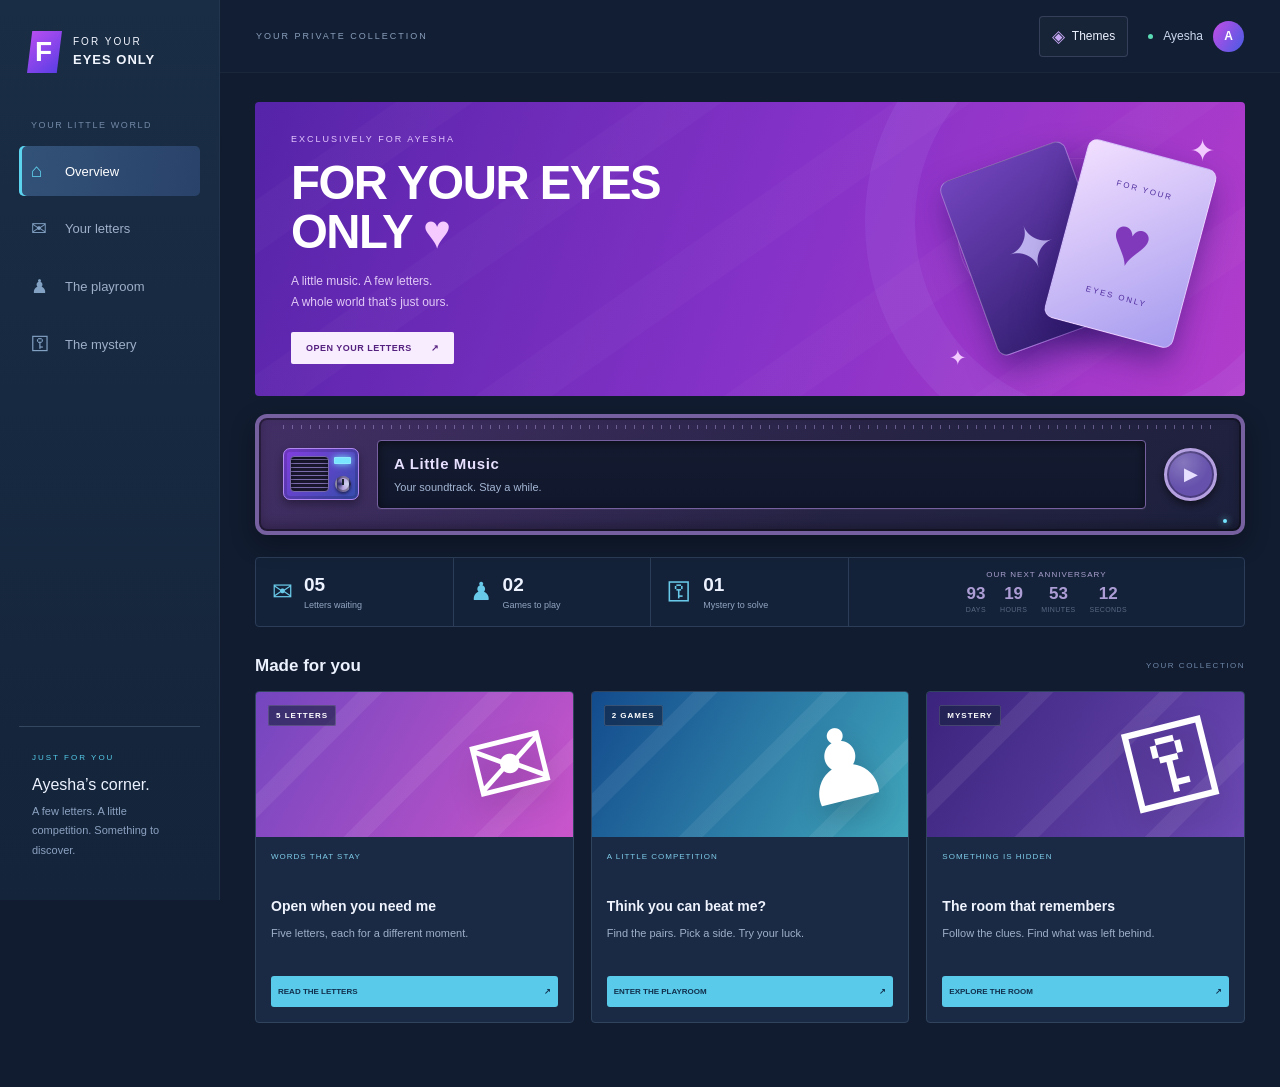
<file: index.html>
<!DOCTYPE html>
<html lang="en">

<head>
<link rel="icon" href="data:image/svg+xml,%3Csvg xmlns='http://www.w3.org/2000/svg' viewBox='0 0 100 100'%3E%3Ctext y='.9em' font-size='90'%3E❤️%3C/text%3E%3C/svg%3E">
    <meta charset="UTF-8">

    <meta name="viewport" content="width=device-width, initial-scale=1.0">

    <title>For Your Eyez Only ❤️</title>

    

<link rel="stylesheet" href="style.css?v=haunted-house-3">
</head>

<body>
<div id="hauntedScenery" aria-hidden="true"><div class="house-door"><i></i></div><div class="cobweb web-left"><svg viewBox="0 0 300 300" fill="none" stroke="currentColor" stroke-width="1"><path d="M0 0 L300.0 0.0"/><path d="M0 0 L289.78 77.65"/><path d="M0 0 L259.81 150.0"/><path d="M0 0 L212.13 212.13"/><path d="M0 0 L150.0 259.81"/><path d="M0 0 L77.65 289.78"/><path d="M0 0 L0.0 300.0"/><path d="M40.0 0.0 Q31.6848 8.486999999999998 38.64 10.35 Q28.404799999999998 16.4 34.64 20.0 Q23.1896 23.1896 28.28 28.28 Q16.4 28.404799999999998 20.0 34.64 Q8.486999999999998 31.6848 10.35 38.64 Q0.0 32.8 0.0 40.0"/><path d="M80.0 0.0 Q63.361399999999996 16.9822 77.27 20.71 Q56.809599999999996 32.8 69.28 40.0 Q46.3874 46.3874 56.57 56.57 Q32.8 56.809599999999996 40.0 69.28 Q16.9822 63.361399999999996 20.71 77.27 Q0.0 65.6 0.0 80.0"/><path d="M125.0 0.0 Q99.00679999999998 26.527 120.74 32.35 Q88.765 51.25 108.25 62.5 Q72.4798 72.4798 88.39 88.39 Q51.25 88.765 62.5 108.25 Q26.527 99.00679999999998 32.35 120.74 Q0.0 102.5 0.0 125.0"/><path d="M175.0 0.0 Q138.6128 37.1378 169.04 45.29 Q124.271 71.75 151.55 87.5 Q101.46679999999999 101.46679999999999 123.74 123.74 Q71.75 124.271 87.5 151.55 Q37.1378 138.6128 45.29 169.04 Q0.0 143.5 0.0 175.0"/><path d="M230.0 0.0 Q182.1712 48.8146 222.16 59.53 Q163.33579999999998 94.3 199.19 115.0 Q133.3566 133.3566 162.63 162.63 Q94.3 163.33579999999998 115.0 199.19 Q48.8146 182.1712 59.53 222.16 Q0.0 188.6 0.0 230.0"/><path d="M290.0 0.0 Q229.6984 61.5492 280.12 75.06 Q205.94299999999998 118.89999999999999 251.15 145.0 Q168.14919999999998 168.14919999999998 205.06 205.06 Q118.89999999999999 205.94299999999998 145.0 251.15 Q61.5492 229.6984 75.06 280.12 Q0.0 237.79999999999998 0.0 290.0"/></svg></div><div class="cobweb web-right"><svg viewBox="0 0 300 300" fill="none" stroke="currentColor" stroke-width="1"><path d="M0 0 L300.0 0.0"/><path d="M0 0 L289.78 77.65"/><path d="M0 0 L259.81 150.0"/><path d="M0 0 L212.13 212.13"/><path d="M0 0 L150.0 259.81"/><path d="M0 0 L77.65 289.78"/><path d="M0 0 L0.0 300.0"/><path d="M40.0 0.0 Q31.6848 8.486999999999998 38.64 10.35 Q28.404799999999998 16.4 34.64 20.0 Q23.1896 23.1896 28.28 28.28 Q16.4 28.404799999999998 20.0 34.64 Q8.486999999999998 31.6848 10.35 38.64 Q0.0 32.8 0.0 40.0"/><path d="M80.0 0.0 Q63.361399999999996 16.9822 77.27 20.71 Q56.809599999999996 32.8 69.28 40.0 Q46.3874 46.3874 56.57 56.57 Q32.8 56.809599999999996 40.0 69.28 Q16.9822 63.361399999999996 20.71 77.27 Q0.0 65.6 0.0 80.0"/><path d="M125.0 0.0 Q99.00679999999998 26.527 120.74 32.35 Q88.765 51.25 108.25 62.5 Q72.4798 72.4798 88.39 88.39 Q51.25 88.765 62.5 108.25 Q26.527 99.00679999999998 32.35 120.74 Q0.0 102.5 0.0 125.0"/><path d="M175.0 0.0 Q138.6128 37.1378 169.04 45.29 Q124.271 71.75 151.55 87.5 Q101.46679999999999 101.46679999999999 123.74 123.74 Q71.75 124.271 87.5 151.55 Q37.1378 138.6128 45.29 169.04 Q0.0 143.5 0.0 175.0"/><path d="M230.0 0.0 Q182.1712 48.8146 222.16 59.53 Q163.33579999999998 94.3 199.19 115.0 Q133.3566 133.3566 162.63 162.63 Q94.3 163.33579999999998 115.0 199.19 Q48.8146 182.1712 59.53 222.16 Q0.0 188.6 0.0 230.0"/><path d="M290.0 0.0 Q229.6984 61.5492 280.12 75.06 Q205.94299999999998 118.89999999999999 251.15 145.0 Q168.14919999999998 168.14919999999998 205.06 205.06 Q118.89999999999999 205.94299999999998 145.0 251.15 Q61.5492 229.6984 75.06 280.12 Q0.0 237.79999999999998 0.0 290.0"/></svg></div><div class="hanging-spider"><svg viewBox="0 0 100 100" fill="none" stroke="#211a1a" stroke-width="5"><path d="M43 44L20 20L5 25M43 49L15 40L2 50M43 54L15 60L4 80M44 60L28 80L28 98M57 44L80 20L95 25M57 49L85 40L98 50M57 54L85 60L96 80M56 60L72 80L72 98"/><ellipse cx="50" cy="57" rx="15" ry="22" fill="#151115"/><circle cx="50" cy="35" r="11" fill="#151115"/><path stroke="#b62b36" stroke-width="3" d="M44 33h3m6 0h3"/></svg></div><div class="specter specter-one"><svg viewBox="0 0 150 220"><path fill="#d9e3df" d="M20 190V77C20 0 130 0 130 77V203L104 184L81 210L58 185L34 211Z"/><ellipse cx="54" cy="79" rx="10" ry="21" fill="#090b0d"/><ellipse cx="98" cy="79" rx="10" ry="21" fill="#090b0d"/><ellipse cx="76" cy="131" rx="13" ry="24" fill="#090b0d"/></svg></div><div class="specter specter-two"><svg viewBox="0 0 150 220"><path fill="#d9e3df" d="M20 190V77C20 0 130 0 130 77V203L104 184L81 210L58 185L34 211Z"/><ellipse cx="54" cy="79" rx="10" ry="21" fill="#090b0d"/><ellipse cx="98" cy="79" rx="10" ry="21" fill="#090b0d"/><ellipse cx="76" cy="131" rx="13" ry="24" fill="#090b0d"/></svg></div><div class="blood-hand hand-one"><svg viewBox="0 0 160 230" fill="#7d1120"><path d="M48 126L29 94Q20 75 30 72Q38 70 47 91L48 39Q47 20 56 20Q65 21 64 40L69 81L73 15Q74 0 83 4Q91 7 88 27L87 82L99 24Q103 10 111 15Q117 19 112 35L105 91L123 49Q132 35 139 43Q143 48 135 64L120 114Q120 152 100 170L99 222L57 230L60 170Q48 151 48 126Z"/></svg></div><div class="blood-hand hand-two"><svg viewBox="0 0 160 230" fill="#7d1120"><path d="M48 126L29 94Q20 75 30 72Q38 70 47 91L48 39Q47 20 56 20Q65 21 64 40L69 81L73 15Q74 0 83 4Q91 7 88 27L87 82L99 24Q103 10 111 15Q117 19 112 35L105 91L123 49Q132 35 139 43Q143 48 135 64L120 114Q120 152 100 170L99 222L57 230L60 170Q48 151 48 126Z"/></svg></div><div class="watching-eyes"><i></i><i></i></div><div class="floor-fog"></div></div><button id="atmosphereToggle" type="button" aria-pressed="false">Pause hauntings</button>
    <div class="hearts-container" aria-hidden="true"></div>
    <div class="scanlines" aria-hidden="true"></div>
    <div class="container">
        <div id="fireworks"></div>
        <div class="intro">
            <p class="small-text">THE HOUSE HAS BEEN WAITING FOR YOU</p>

            <h1 class="glitch" data-text="For Your Eyes Only">For Your Eyes Only <span>♥</span><span class="blood-drips" aria-hidden="true"><i></i><i></i><i></i><i></i><i></i></span></h1>

            <p>
                The walls remember every whisper.
                Some letters were left here for you.
            </p>
        </div>

        <div class="section-label">01 / YOUR SOUNDTRACK <span>● STILL BROADCASTING</span></div>
        <div class="music-card">

            <div class="album-art">
                <span class="radio-dial" aria-hidden="true"></span>
            </div>

            <div class="song-info">
                <h2>A Little Music</h2>
                <p>Just for you ❤️</p>
            </div>

            <button id="playButton">▶</button>
          <audio id="music" src="song.mp3"></audio>
        </div>


        <!-- ENVELOPES -->

        <div class="envelope-section">
            <div class="section-label">02 / LETTERS FROM THE DARK <span>5 SEALS UNBROKEN</span></div>

            <p class="envelope-intro">
                Five letters. One house. Something is still here.
            </p>

            <div class="envelopes">

                <button class="envelope">
                    <span class="letter-seal" aria-hidden="true">✝</span>
                    <strong>Open when you miss me</strong>
                </button>

                <button class="envelope">
                    <span class="letter-seal" aria-hidden="true">✝</span>
                    <strong>Open when you need reassurance</strong>
                </button>

                <button class="envelope">
                    <span class="letter-seal" aria-hidden="true">✝</span>
                    <strong>Open when you need to smile</strong>
                </button>

                <button class="envelope">
                    <span class="letter-seal" aria-hidden="true">✝</span>
                    <strong>Open before you sleep</strong>
                </button>

                <button class="envelope final">
                    <span class="letter-seal" aria-hidden="true">✝</span>
                    <strong>Open this one last...</strong>
                </button>

            </div>

        </div>


    </div>
    <div class="attraction-game">
        <div class="section-label">03 / A WICKED LITTLE QUESTION <span>CHOOSE WISELY</span></div>

        <h2>Who is the most attractive one in the relationship? 😏</h2>

        <p>Choose wisely... there may be consequences. 😂</p>

        <div class="attraction-buttons">

            <button id="ayeshaChoice" class="attraction-button">
                💗 Ayesha
            </button>

            <button id="ziyaadChoice" class="attraction-button">
                😎 Ziyaad
            </button>

        </div>

        <p id="attractionResult"></p>

    </div>



    <div id="messageOverlay" class="overlay">

        <div class="message-box">
            <div class="modal-label">THE SEAL IS BROKEN <span>♥</span></div>

            <button id="closeButton">×</button>

            <div id="messageIcon">💌</div>

            <h2 id="messageTitle"></h2>

            <p id="messageText"></p>

        </div>

    </div>
    <!-- SECRET MESSAGE -->



    <div id="secretOverlay" class="secret-overlay">

        <div class="secret-box">
            <div class="modal-label">THE LOCKED ROOM <span>KEEP OUT</span></div>

            <button id="secretClose">×</button>

            <div class="secret-lock">
                🔐
            </div>

            <h2>WOWWWWWWW LOOK ATTTT YOUUUUU FINDING STUFF()... 👀</h2>

            <p>
                I probably helped u find this.
            </p>


            <p class="secret-hint">
                You've made it this far...
            </p>

            <p id="secretClue" class="secret-clue">
                The key is the day our story began.
                No slashes. No spaces. Eight digits.
            </p>

            <p class="secret-hint">
                Enter the secret code.
            </p>


            <input type="password"
                   id="secretCode"
                   placeholder="Secret code..."
                   autocomplete="off">

            <button id="unlockButton">
                🔓 Unlock
            </button>

            <p id="secretError"></p>

            <div id="secretMessage" class="secret-message">

                <div class="secret-heart">❤️</div>

                <h2>For your eyes only.</h2>

                <p>
                    You found it. ❤️
                </p>

                <p>
                    I could've hidden something funny here, but
                    I chose to be your pain in the ass boyfriend, You a cheater.

                </p>

                <p>
                    But You're Pretty Amazing So I won't be an ass(This time...)
                </p>

                <p>
                    No matter what happens between us, no matter how much we fight or argue
                    I promise that I will never give up on us. It's you babe it always was it always will be
                    Please never doubt that my princess'
                </p>

                <p>
                    At the end of the day, you're still the only person
                    I want beside me. I will never cheat on you, I promise
                </p>

                <p>
                    You're my favourite person, Ayesha.
                    It's your world and I am just living in it.'
                    ❤️
                </p>

                <p class="secret-final">
                    I DON'T HATE YOU,
                    I DON'T THINK YOU'RE FAT
                    ILOVEYOUUUUSOOOOMUCHHHHH!!!!'
                    😌❤️
                </p>

            </div>

        </div>

    </div>

    <!-- MISSION 02: PROJECT AYESHA -->

    <div id="prankOverlay" class="prank-overlay">
        <div class="prank-terminal">

            <button id="prankClose" class="prank-close">×</button>

            <div class="prank-header">
                <span>●</span> THE FORGOTTEN ROOM
            </div>

            <div id="prankPuzzle">
                <p class="terminal-line">
                    Someone has opened the door.
                </p>

                <p class="terminal-line">
                    A letter was buried here.
                </p>

                <h2>THE DOOR IS LOCKED</h2>

                <p>
                    So you found the hidden room?
                    Cute. Let's see if you're actually smart.
                </p>

                <p class="prank-hint">
                    ANSWER THE HOUSE
                </p>

                <p id="prankQuestion"></p>

                <input id="prankInput"
                       type="text"
                       placeholder="Enter your answer..."
                       autocomplete="off">

                <button id="prankSubmit">
                    BREAK THE SEAL
                </button>

                <p id="prankError"></p>
            </div>

            <div id="prankResult" class="prank-result">
                <p class="terminal-line">
                    The lock has turned.
                </p>

                <p class="terminal-line">
                    The letter is yours.
                </p>

                <h1>CONGRATULATIONS, DINGUS. 🤡</h1>

                <p>
                    You really went through ALL that effort
                    just to find another message from me?
                </p>

                <p>
                    I knew you were obsessed, but DAMN. 😭
                </p>

                <p>
                    Imagine getting hacked by your own
                    boyfriend. Embarrassing.
                </p>

                <h2>THE HOUSE HAS PLAYED ITS TRICK</h2>

                <p class="prank-stats">
                    IQ TEST: FAILED ❌
                    <br>
                    CLOWN DETECTED: AYESHA 🤡
                    <br>
                    LOVE LEVEL: unfortunately, still 100% ❤️
                </p>
            </div>

        </div>
    </div>


    <script src="script.js?v=haunted-house-3"></script>

<!-- Anniversary countdown -->
<div id="anniversaryTimer" aria-label="Time until our anniversary"></div>

<style>
  #anniversaryTimer {
    position: relative;
    z-index: 10;
    display: flex;
    justify-content: center;
    gap: 20px;
    width: 100%;
    margin: 0;
    padding: 20px 10px;
    box-sizing: border-box;
    text-align: center;
    color: #ffb6d9;
  }

  #anniversaryTimer .countdown-box {
    padding: 0;
    background: none;
    border: none;
    box-shadow: none;
  }

  #anniversaryTimer strong {
    display: block;
    font-size: clamp(24px, 6vw, 38px);
    font-weight: 600;
    font-variant-numeric: tabular-nums;
  }

  #anniversaryTimer small {
    display: block;
    margin-top: 4px;
    font-size: 10px;
    letter-spacing: 2px;
    text-transform: uppercase;
    opacity: 0.65;
  }
</style>
<script>
  (() => {
    // Midnight in South Africa on our anniversary.
    const anniversary = new Date("2027-03-09T00:00:00+02:00").getTime();
    const timer = document.getElementById("anniversaryTimer");

    function updateAnniversaryCountdown() {
      const remaining = anniversary - Date.now();

      if (remaining <= 0) {
        timer.textContent = "Happy anniversary, my love! ❤️";
        return;
      }

      const days = Math.floor(remaining / 86400000);
      const hours = Math.floor((remaining / 3600000) % 24);
      const minutes = Math.floor((remaining / 60000) % 60);
      const seconds = Math.floor((remaining / 1000) % 60);

      timer.innerHTML = [
        [days, "Days"],
        [hours, "Hours"],
        [minutes, "Minutes"],
        [seconds, "Seconds"]
      ].map(([value, label]) => `
        <div class="countdown-box">
          <strong>${String(value).padStart(2, "0")}</strong>
          <small>${label}</small>
        </div>
      `).join("");
    }
document.body.prepend(timer);
    updateAnniversaryCountdown();
    setInterval(updateAnniversaryCountdown, 1000);
  })();
</script>
    <section id="loveMemory">


  

<!-- Memory game launcher -->
<section id="memoryInvite">
  <span class="mi-sparkle">✦</span>
  <div>
    <small>THE PLAYROOM IS UNLOCKED</small>
    <h2>Dare to enter the playroom?</h2>
    <p>Prove it. There's something waiting if you win.</p>
  </div>
  <button id="memoryLaunch" type="button">Enter the playroom</button>
</section>

<!-- Popup game -->
<dialog id="memoryModal" aria-labelledby="mmTitle">
  <div class="mm-content">
    <button id="mmClose" type="button" aria-label="Close game">✕</button>

    <span class="mm-eyebrow">SOMETHING WANTS TO PLAY</span>
    <h2 id="mmTitle">The haunted pairs</h2>
    <p class="mm-subtitle">Find all eight pairs to unlock your surprise.</p>

    <div class="mm-stats">
      <span><b id="mmMoves">0</b> moves</span>
      <span><b id="mmTime">0:00</b> time</span>
      <span><b id="mmPairs">0</b>/8 pairs</span>
    </div>

    <div id="mmBoard"></div>
    <p id="mmStatus" role="status">Your first move, princess.</p>
    <button id="mmRestart" class="mm-pill" type="button">
      Start again ↻
    </button>

    <div id="mmReward" hidden>
      <div class="mm-reward-heart">💌</div>
      <span class="mm-eyebrow">YOUR REWARD IS UNLOCKED</span>
      <h3>Okay, you earned this.</h3>
      <p>
        This voucher entitles Ayesha to one movie night:
        your movie choice, cuddles included, and me pretending
        I wasn't going to spoil you anyway.
      </p>
      <div class="mm-voucher">ONE MOVIE NIGHT WITH ME ♡</div>
      <p class="mm-fineprint">
        Screenshot to redeem. Unfortunately, I'm part of the deal.
      </p>
      <button id="mmAgain" class="mm-pill" type="button">
        Beat your score ↗
      </button>
    </div>

    <div id="mmConfetti" aria-hidden="true"></div>
  </div>
</dialog>

<style>
  #memoryInvite,
  #memoryInvite *,
  #memoryModal,
  #memoryModal * {
    box-sizing: border-box;
  }

  #memoryInvite {
    width: calc(100% - 32px);
    max-width: 620px;
    margin: 32px auto;
    padding: 22px;
    display: flex;
    align-items: center;
    gap: 18px;
    color: #fff0f7;
    text-align: left;
    border: 1px solid rgba(255, 174, 212, .22);
    border-radius: 22px;
    background: linear-gradient(120deg, #32192e, #1e1627);
  }

  #memoryInvite .mi-sparkle {
    color: #ffafd3;
    font-size: 34px;
  }

  #memoryInvite small,
  #memoryModal .mm-eyebrow {
    color: #df9cbb;
    font-size: 9px;
    letter-spacing: 2px;
  }

  #memoryInvite h2 {
    margin: 7px 0;
    font-size: 20px;
    line-height: 1.3;
  }

  #memoryInvite p {
    margin: 0;
    color: #c8b4c8;
    font-size: 13px;
    line-height: 1.6;
  }

  #memoryLaunch,
  #memoryModal .mm-pill {
    position: static;
    width: auto;
    margin: 0;
    padding: 12px 20px;
    flex-shrink: 0;
    border: 0;
    border-radius: 30px;
    background: #f5b6d2;
    color: #35192b;
    font: inherit;
    font-size: 13px;
    font-weight: bold;
    cursor: pointer;
    transform: none;
    transition: filter .2s;
  }

  #memoryLaunch:hover,
  #memoryModal .mm-pill:hover {
    filter: brightness(1.12);
  }

  #memoryModal {
    position: fixed;
    inset: 0;
    width: min(94vw, 490px);
    max-width: 490px;
    max-height: 90dvh;
    margin: auto;
    padding: 0;
    overflow-y: auto;
    color: #fff0f7;
    background: #1c1423;
    border: 1px solid #684156;
    border-radius: 26px;
    box-shadow: 0 25px 100px #0009;
  }

  #memoryModal[open] {
    animation: mmEnter .35s ease both;
  }

  #memoryModal::backdrop {
    background: rgba(8, 5, 15, .82);
    backdrop-filter: blur(8px);
  }

  #memoryModal .mm-content {
    position: relative;
    padding: 48px 24px 28px;
    overflow: hidden;
    text-align: center;
  }

  #mmClose {
    position: absolute;
    top: 12px;
    right: 14px;
    width: 32px;
    height: 32px;
    margin: 0;
    padding: 0;
    border: 0;
    border-radius: 50%;
    background: #ffffff0d;
    color: #eac7da;
    font-size: 16px;
    cursor: pointer;
    transform: none;
  }

  #mmTitle {
    margin: 12px 0 8px;
    font-size: 28px;
  }

  #memoryModal .mm-subtitle,
  #mmStatus {
    color: #bca7bf;
    font-size: 13px;
    line-height: 1.6;
  }

  #memoryModal .mm-stats {
    display: flex;
    justify-content: center;
    gap: 22px;
    margin: 24px 0 18px;
    color: #bca7bf;
    font-size: 12px;
  }

  #memoryModal .mm-stats b {
    color: #ffd0e5;
    font-variant-numeric: tabular-nums;
  }

  #mmBoard {
    display: grid;
    grid-template-columns: repeat(4, minmax(0, 1fr));
    gap: 9px;
  }

  #mmBoard .mm-card {
    position: relative;
    display: block;
    width: 100%;
    min-width: 0;
    aspect-ratio: 1;
    margin: 0;
    padding: 0;
    border: 0;
    background: transparent;
    cursor: pointer;
    perspective: 600px;
    transform: none;
    opacity: 1;
    animation: mmDeal .4s ease both;
    animation-delay: var(--delay);
    touch-action: manipulation;
  }

  #mmBoard .mm-inner {
    position: absolute;
    inset: 0;
    transition: transform .45s cubic-bezier(.2,.7,.2,1);
    transform-style: preserve-3d;
  }

  #mmBoard .mm-card.flipped .mm-inner {
    transform: rotateY(180deg);
  }

  #mmBoard .mm-face {
    position: absolute;
    inset: 0;
    display: grid;
    place-items: center;
    border: 1px solid #69455f;
    border-radius: 13px;
    backface-visibility: hidden;
    -webkit-backface-visibility: hidden;
  }

  #mmBoard .mm-front {
    background: linear-gradient(140deg, #39243d, #281d30);
    color: #cf93b3;
    font-size: 30px;
  }

  #mmBoard .mm-back {
    background: #543047;
    transform: rotateY(180deg);
    font-size: clamp(24px, 6vw, 34px);
  }

  #mmBoard .matched .mm-back {
    background: #24483e;
    border-color: #83bba3;
    box-shadow: 0 0 14px #83bba322;
  }

  #memoryModal button:focus-visible,
  #memoryLaunch:focus-visible {
    outline: 2px solid #fff;
    outline-offset: 4px;
  }

  #mmReward {
    position: relative;
    z-index: 2;
    margin-top: 24px;
    padding: 25px 18px;
    border: 1px dashed #d99ab9;
    border-radius: 18px;
    background: #302033;
    animation: mmEnter .5s ease both;
  }

  #mmReward[hidden] {
    display: none;
  }

  #memoryModal .mm-reward-heart {
    margin-bottom: 15px;
    font-size: 44px;
    animation: mmFloat 2s ease-in-out infinite;
  }

  #mmReward h3 {
    margin: 12px 0;
    font-size: 23px;
  }

  #mmReward p {
    color: #dbc3d4;
    font-size: 14px;
    line-height: 1.8;
  }

  #memoryModal .mm-voucher {
    margin: 20px 0 10px;
    color: #ffd0e5;
    font-size: 12px;
    letter-spacing: 2px;
    line-height: 1.7;
  }

  #mmReward .mm-fineprint {
    font-size: 11px;
    color: #bca7bf;
  }

  #mmConfetti {
    position: absolute;
    inset: 0;
    pointer-events: none;
    overflow: hidden;
    z-index: 3;
  }

  #mmConfetti i {
    position: absolute;
    top: -20px;
    width: 7px;
    height: 12px;
    animation: mmFall 2.7s ease-in forwards;
  }

  @keyframes mmEnter {
    from { opacity: 0; transform: translateY(20px) scale(.97); }
    to { opacity: 1; transform: translateY(0) scale(1); }
  }

  @keyframes mmDeal {
    from { opacity: 0; translate: 0 15px; }
    to { opacity: 1; translate: 0 0; }
  }

  @keyframes mmFloat {
    50% { transform: translateY(-7px) rotate(-5deg); }
  }

  @keyframes mmFall {
    to { transform: translateY(950px) rotate(650deg); opacity: 0; }
  }

  @media (max-width: 500px) {
    #memoryInvite {
      flex-wrap: wrap;
      gap: 12px;
      padding: 20px;
    }

    #memoryInvite > div {
      flex: 1;
    }

    #memoryLaunch {
      width: 100%;
    }

    #memoryModal .mm-content {
      padding: 46px 16px 24px;
    }
  }

  @media (prefers-reduced-motion: reduce) {
    #memoryModal,
    #memoryModal *,
    #memoryModal *::before {
      animation: none !important;
      transition: none !important;
    }
  }
</style>

<script>
(() => {
  const modal = document.getElementById("memoryModal");
  const board = document.getElementById("mmBoard");
  const movesText = document.getElementById("mmMoves");
  const timeText = document.getElementById("mmTime");
  const pairsText = document.getElementById("mmPairs");
  const status = document.getElementById("mmStatus");
  const reward = document.getElementById("mmReward");
  const confetti = document.getElementById("mmConfetti");

  const symbols = ["❤️", "🌸", "🧸", "👑", "💌", "🌙", "🦋", "💍"];
  let first = null;
  let locked = false;
  let moves = 0;
  let pairs = 0;
  let elapsed = 0;
  let runningSince = null;
  let clock = null;
  let flipTimeout = null;
  let confettiTimeout = null;
  let oldOverflow = "";

  function showTime() {
    const ms = elapsed +
      (runningSince === null ? 0 : Date.now() - runningSince);
    const seconds = Math.floor(ms / 1000);

    timeText.textContent = Math.floor(seconds / 60) + ":" +
      String(seconds % 60).padStart(2, "0");
  }

  function resumeClock() {
    if (runningSince !== null || pairs === 8) return;
    runningSince = Date.now();
    clock = setInterval(showTime, 250);
  }

  function pauseClock() {
    if (runningSince !== null) {
      elapsed += Date.now() - runningSince;
      runningSince = null;
    }
    clearInterval(clock);
    showTime();
  }

  function celebrate() {
    clearTimeout(confettiTimeout);
    confetti.replaceChildren();

    if (matchMedia("(prefers-reduced-motion: reduce)").matches) return;

    const colours = ["#f5b6d2", "#fff0f7", "#d2b5ff", "#99d9bc"];

    for (let i = 0; i < 55; i++) {
      const piece = document.createElement("i");
      piece.style.left = Math.random() * 100 + "%";
      piece.style.background = colours[i % colours.length];
      piece.style.animationDelay = Math.random() * .7 + "s";
      confetti.appendChild(piece);
    }

    confettiTimeout = setTimeout(() => confetti.replaceChildren(), 3500);
  }

  function flip(card, visible) {
    card.classList.toggle("flipped", visible);
    card.setAttribute("aria-label",
      visible ? card.dataset.symbol : "Hidden card");
  }

  function choose(card) {
    if (locked || card.disabled || card === first) return;

    resumeClock();
    flip(card, true);

    if (!first) {
      first = card;
      status.textContent = "Now find its other half ♡";
      return;
    }

    movesText.textContent = ++moves;
    const previous = first;
    first = null;

    if (previous.dataset.symbol === card.dataset.symbol) {
      [previous, card].forEach(item => {
        item.classList.add("matched");
        item.disabled = true;
      });

      pairsText.textContent = ++pairs;
      status.textContent = "A match. Just like us 😉";

      if (pairs === 8) {
        pauseClock();
        status.textContent =
          `You did it! ${moves} moves in ${timeText.textContent}.`;
        reward.hidden = false;
        celebrate();
        reward.scrollIntoView({
          behavior: matchMedia("(prefers-reduced-motion: reduce)").matches
            ? "instant" : "smooth",
          block: "nearest"
        });
      }
    } else {
      locked = true;
      status.textContent = "Not quite. I'll give you another chance.";

      flipTimeout = setTimeout(() => {
        flip(previous, false);
        flip(card, false);
        locked = false;
      }, 950);
    }
  }

  function resetGame() {
    pauseClock();
    clearTimeout(flipTimeout);
    clearTimeout(confettiTimeout);
    first = null;
    locked = false;
    moves = 0;
    pairs = 0;
    elapsed = 0;
    runningSince = null;

    movesText.textContent = "0";
    pairsText.textContent = "0";
    timeText.textContent = "0:00";
    status.textContent = "Your first move, princess.";
    reward.hidden = true;
    confetti.replaceChildren();
    board.replaceChildren();

    const deck = [...symbols, ...symbols];

    for (let i = deck.length - 1; i > 0; i--) {
      const j = Math.floor(Math.random() * (i + 1));
      [deck[i], deck[j]] = [deck[j], deck[i]];
    }

    deck.forEach((symbol, index) => {
      const card = document.createElement("button");
      card.type = "button";
      card.className = "mm-card";
      card.dataset.symbol = symbol;
      card.style.setProperty("--delay", index * 25 + "ms");
      card.setAttribute("aria-label", "Hidden card");

      const inner = document.createElement("span");
      inner.className = "mm-inner";
      inner.setAttribute("aria-hidden", "true");

      const front = document.createElement("span");
      front.className = "mm-face mm-front";
      front.textContent = "♡";

      const back = document.createElement("span");
      back.className = "mm-face mm-back";
      back.textContent = symbol;

      inner.append(front, back);
      card.append(inner);
      card.addEventListener("click", () => choose(card));
      board.appendChild(card);
    });

    modal.scrollTop = 0;
  }

  document.getElementById("memoryLaunch").addEventListener("click", () => {
    oldOverflow = document.body.style.overflow;
    modal.showModal();
    document.body.style.overflow = "hidden";

    if (moves > 0 || first) resumeClock();
  });

  document.getElementById("mmClose").addEventListener("click", () => {
    modal.close();
  });

  modal.addEventListener("close", () => {
    pauseClock();
    document.body.style.overflow = oldOverflow;
    document.getElementById("memoryLaunch").focus();
  });

  document.getElementById("mmRestart").addEventListener("click", resetGame);
  document.getElementById("mmAgain").addEventListener("click", resetGame);

  resetGame();
})();

</script>
</section>
<link rel="stylesheet" href="style.css?v=haunted-house-3">

<section id="houseMystery" aria-labelledby="houseMysteryTitle">
 <p class="hm-eyebrow">SOMETHING WAS LEFT IN THE EAST WING</p>
 <h2 id="houseMysteryTitle">The room that remembers.</h2>
 <p class="hm-intro">A portrait. A candle. A letter no one admits to writing.<br>Move things. Look closer.</p>
 <div id="hmScene">
  <div id="hmShadow" aria-hidden="true">◉ ◉</div>
  <p id="hmNote">Some things only appear in the light.<br><small>Search the right side of the room.</small></p>
  <button id="hmPortrait" class="hm-movable" aria-label="Move the portrait aside" type="button"><span class="hm-portrait-art" aria-hidden="true"></span><small>A PORTRAIT WITHOUT A NAME</small></button>
  <button id="hmKey" type="button" aria-label="Pick up the hidden key" hidden>⚿</button>
  <button id="hmCandle" class="hm-movable" type="button" aria-label="Move the candle to search the room"><span aria-hidden="true">🕯</span></button>
  <button id="hmEnvelope" type="button"><span aria-hidden="true">✦</span><strong>THE SEALED LETTER</strong><small>Find what opens it.</small></button>
  <div id="hmLight" aria-hidden="true"></div>
 </div>
 <p id="hmHint" role="status">The portrait is crooked. Perhaps it can be moved.</p>
 <p class="hm-help">Drag with your mouse or finger. Keyboard: focus an object and use the arrow keys. Enter moves the portrait or uses a revealed key.</p>
 <button id="hmReset" type="button">Reset this mystery</button>
</section>
<dialog id="hmDialog" aria-labelledby="hmDialogTitle">
 <button id="hmClose" type="button" aria-label="Close letter">×</button>
 <p class="hm-eyebrow">THE LETTER WAS WAITING FOR YOU</p>
 <h2 id="hmDialogTitle">Read what was left behind.</h2>
 <p id="hmStory"></p><p id="hmRiddle"></p>
 <form id="hmForm"><label for="hmAnswer">Your answer</label><input id="hmAnswer" autocomplete="off" required><button type="submit">Break the next seal</button></form>
 <div id="hmPuzzle" hidden><p>Restore the portrait. Select two pieces to swap them.</p><div id="hmTiles" role="group" aria-label="Portrait puzzle"></div><button id="hmPuzzleHint" type="button">Read the markings on the back</button><p id="hmTileHint" hidden>The small numbers mark the order: 1–6, left to right, top to bottom.</p></div>
 <div id="hmReward" hidden><p class="hm-eyebrow">THE HOUSE HAS ACCEPTED YOUR ANSWERS</p><h3>YOU HAVE UNLOCKED<br>A YES DAY.</h3><p>For one whole day, I can’t say no to anything you ask.</p><p>I’m already regretting putting this on the website.</p><p>Don’t get carried away, dingus. Our boundaries and budget still count.</p><small>Screenshot this. We’ll pick the day together.</small></div>
 <p id="hmFeedback" role="status"></p>
</dialog>
<link rel="stylesheet" href="mystery.css?v=keyfix2">
<script src="mystery.js?v=keyfix2"></script>

<link rel="stylesheet" href="rooms.css?v=dashboard4">
<script src="rooms.js?v=dashboard4"></script>
<link rel="stylesheet" href="themes.css?v=theme-menu1">
<script src="themes.js?v=theme-menu1"></script>
<link rel="stylesheet" href="ghost-game.css?v=50levels1">
<script src="maze-core.js?v=50levels1"></script>
<script src="ghost-game.js?v=50levels1"></script>
</body>

</html>
</file>
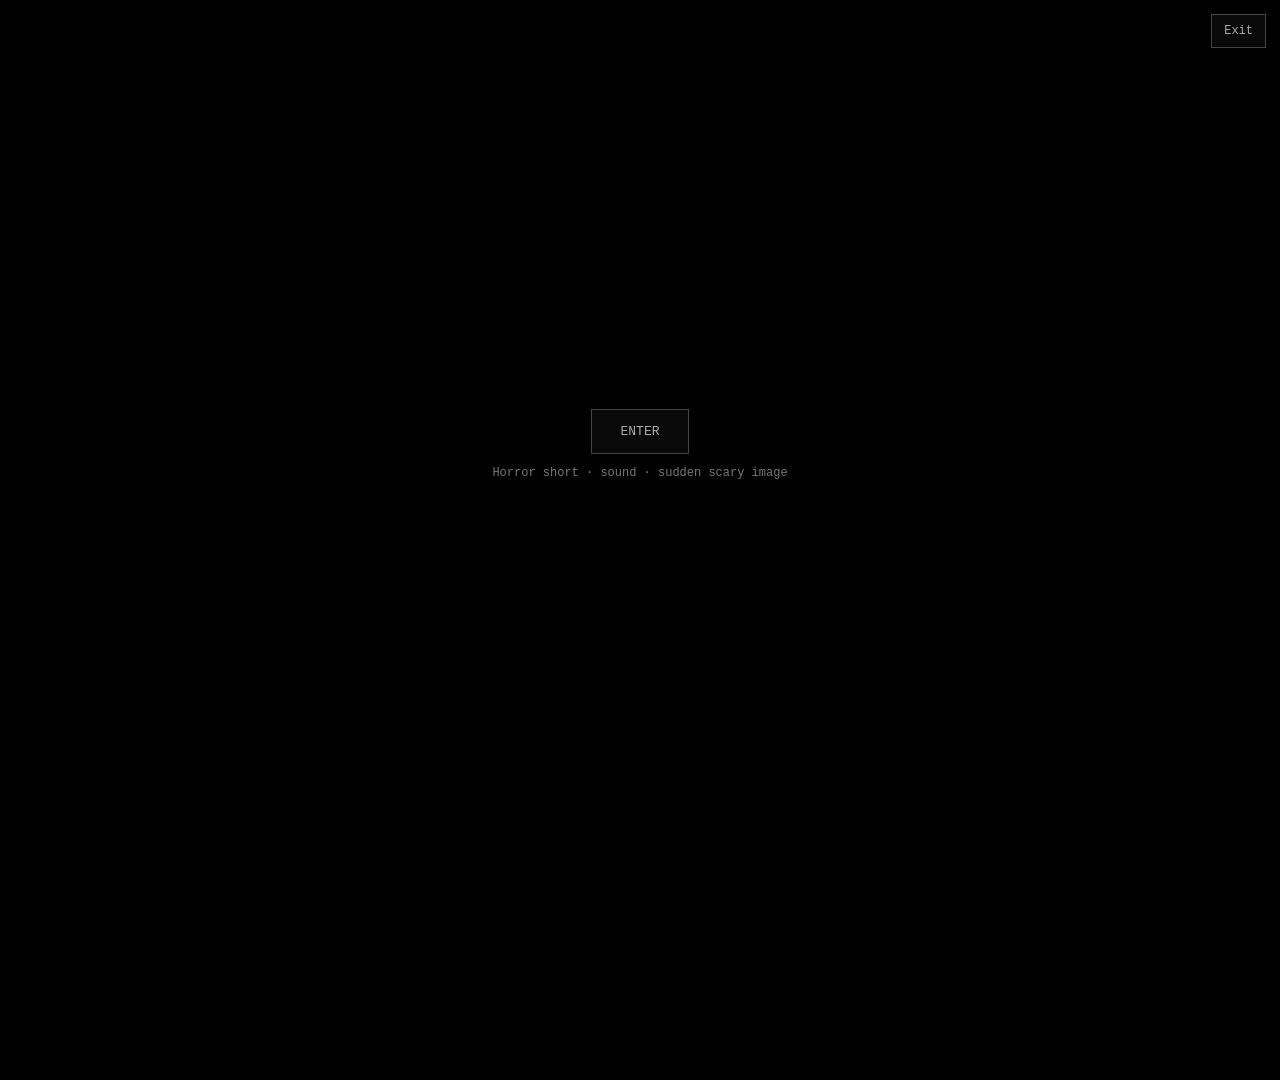
<file: iseeyou.html>
<!DOCTYPE html>
<html lang="en">
<head>
<meta charset="UTF-8">
<meta name="viewport" content="width=device-width, initial-scale=1">
<title> </title>
<style>
* { box-sizing: border-box; }

body {
  margin: 0;
  background: #000;
  color: #ccc;
  font-family: monospace;
  overflow: hidden;
}

#stage {
  height: 100svh;
  display: grid;
  place-items: center;
  padding: 24px;
  text-align: center;
  position: relative;
}

#intro { position: relative; z-index: 4; }
#intro p { color: #777; font-size: 12px; }

button {
  background: #090909;
  color: #aaa;
  border: 1px solid #444;
  padding: 14px 28px;
  font: inherit;
  cursor: pointer;
}

#exit {
  position: fixed;
  right: 14px;
  top: 14px;
  z-index: 20;
  padding: 9px 12px;
  font-size: 12px;
}

#message {
  position: absolute;
  inset: 0;
  display: grid;
  place-items: center;
  padding: 24px;
  font-size: clamp(25px, 7vw, 64px);
  letter-spacing: 5px;
  color: #c5c0ba;
}

#face {
  position: absolute;
  inset: 0;
  display: none;
  place-items: center;
  background: #080303;
  z-index: 3;
}

svg {
  width: min(88vw, 600px);
  height: 85svh;
  filter: drop-shadow(0 0 25px #370000);
}

#noise {
  position: absolute;
  inset: -20%;
  opacity: 0;
  pointer-events: none;
  z-index: 5;
  background: repeating-linear-gradient(
    transparent 0 3px,
    #ffffff12 3px 4px
  );
}

.glitch #noise {
  opacity: .3;
  animation: drift .7s steps(3) infinite;
}

.glitch #message {
  text-shadow: -5px 0 #a00000, 5px 0 #007c85;
  animation: distort .65s steps(2) infinite;
}

@keyframes distort {
  0%, 100% { transform: translate(0); }
  25% { transform: translate(-9px, 3px) skewX(-4deg); }
  60% { transform: translate(7px, -3px); }
  80% { transform: translate(-3px, 0) skewX(5deg); }
}

@keyframes drift {
  from { transform: translateY(-12px); }
  to { transform: translateY(12px); }
}

@media (prefers-reduced-motion: reduce) {
  .glitch #noise, .glitch #message { animation: none; }
}
</style>
</head>
<body>
<button id="exit">Exit</button>

<div id="stage">
  <div id="intro">
    <button id="enter">ENTER</button>
    <p>Horror short · sound · sudden scary image</p>
  </div>

  <div id="message" role="status"></div>

  <div id="face" aria-hidden="true">
    <svg viewBox="0 0 400 500">
      <defs>
        <radialGradient id="skin">
          <stop stop-color="#bab6a9"/>
          <stop offset=".65" stop-color="#706e65"/>
          <stop offset="1" stop-color="#171717"/>
        </radialGradient>
      </defs>

      <path fill="url(#skin)"
        d="M200 20 C70 0 30 110 55 260
           C65 380 135 485 200 490
           C275 475 340 360 350 240
           C365 105 320 15 200 20Z"/>

      <path fill="#050505"
        d="M77 165 Q125 105 174 170
           Q153 233 105 213Z
           M225 170 Q276 108 325 160
           L302 214 Q249 234 225 170Z"/>

      <ellipse cx="131" cy="178" rx="5" ry="8" fill="#8b1515"/>
      <ellipse cx="271" cy="178" rx="5" ry="8" fill="#8b1515"/>

      <path fill="#242320" d="M200 198 L177 274 L220 266Z"/>

      <path fill="#030303"
        d="M154 310 Q200 270 245 312
           Q268 427 199 454
           Q137 423 154 310Z"/>

      <path fill="none" stroke="#34332e" stroke-width="4"
        d="M92 240 L121 279 L108 323
           M304 235 L278 282 L291 320
           M156 61 L170 109
           M248 67 L231 115"/>
    </svg>
  </div>

  <div id="noise"></div>
</div>

<script>
const stage = document.getElementById("stage");
const intro = document.getElementById("intro");
const message = document.getElementById("message");
const face = document.getElementById("face");
const enter = document.getElementById("enter");

let audio;
let master;
let timers = [];
let running = false;
let started = false;

function later(milliseconds, action) {
  timers.push(setTimeout(() => {
    if (running) action();
  }, milliseconds));
}

function words(text) {
  message.textContent = text;
}

function drone(frequency, volume) {
  const oscillator = audio.createOscillator();
  const gain = audio.createGain();

  oscillator.type = "sine";
  oscillator.frequency.value = frequency;
  gain.gain.value = volume;

  oscillator.connect(gain);
  gain.connect(master);
  oscillator.start();
}

function sting() {
  if (!audio || audio.state !== "running") return;

  const oscillator = audio.createOscillator();
  const gain = audio.createGain();
  const now = audio.currentTime;

  oscillator.type = "sawtooth";
  oscillator.frequency.setValueAtTime(150, now);
  oscillator.frequency.exponentialRampToValueAtTime(43, now + .8);

  gain.gain.setValueAtTime(0, now);
  gain.gain.linearRampToValueAtTime(.13, now + .04);
  gain.gain.exponentialRampToValueAtTime(.001, now + .9);

  oscillator.connect(gain);
  gain.connect(master);
  oscillator.start(now);
  oscillator.stop(now + 1);
}

function stop() {
  running = false;
  timers.forEach(clearTimeout);
  timers = [];
  stage.classList.remove("glitch");
  intro.style.display = "none";
  face.style.display = "none";
  words("");

  if (audio && audio.state !== "closed") {
    audio.close().catch(() => {});
  }
}

enter.onclick = async () => {
  if (started) return;
  started = true;
  running = true;
  intro.style.display = "none";

  try {
    const AudioEngine = window.AudioContext || window.webkitAudioContext;
    audio = new AudioEngine();
    await audio.resume();

    if (!running) return;

    master = audio.createGain();
    master.gain.value = .55;
    master.connect(audio.destination);

    drone(48, .12);
    drone(51, .08);
    drone(96, .025);
  } catch {
    // Continue silently if audio is unavailable.
  }

  if (!running) return;

  // Blank screen with an ominous drone.
  later(6000, () => words("."));
  later(7300, () => words(""));

  // Sudden face reveal.
  later(11000, () => {
    face.style.display = "grid";
    sting();
  });

  later(12000, () => {
    face.style.display = "none";
    stage.classList.add("glitch");
    words("THAT WAS NOT THE END");
  });

  later(14500, () => words("SOMETHING CAME THROUGH"));
  later(17000, () => words("DO NOT ANSWER IT"));
  later(19500, () => words("IT KNOWS THE WAY BACK"));

  later(22000, () => {
    stage.classList.remove("glitch");
    words("");
  });

  later(24500, () => words("You can close this now."));
  later(27500, stop);
};

document.getElementById("exit").onclick = stop;

document.addEventListener("keydown", event => {
  if (event.key === "Escape") stop();
});

document.addEventListener("visibilitychange", () => {
  if (document.hidden && running) stop();
});
</script>
</body>
</html>
</file>
<file: style.css>
@import url('https://fonts.googleapis.com/css2?family=DM+Sans:wght@400;500;600;700&family=Space+Mono:wght@400;700&display=swap');
:root{--bg:#050b0b;--panel:#0d1717;--panel2:#101d1d;--green:#8af5b1;--mint:#47c88b;--pink:#ff77b4;--text:#eef7f3;--muted:#a6bcb5;--line:rgba(138,245,177,.23);--mono:'Space Mono',Consolas,monospace;--sans:'DM Sans',Arial,sans-serif}
*{box-sizing:border-box}html{scroll-behavior:smooth}body{margin:0;min-height:100vh;overflow-x:hidden;color:var(--text);font-family:var(--sans);text-align:center;background:radial-gradient(ellipse at 50% -10%,rgba(41,120,84,.22),transparent 48%),radial-gradient(ellipse at 85% 70%,rgba(141,30,88,.12),transparent 42%),var(--bg)}body:before{content:'';position:fixed;inset:0;pointer-events:none;background-image:linear-gradient(rgba(118,236,164,.025) 1px,transparent 1px),linear-gradient(90deg,rgba(118,236,164,.025) 1px,transparent 1px);background-size:45px 45px;z-index:0}.scanlines{position:fixed;inset:0;pointer-events:none;z-index:12;opacity:.17;background:repeating-linear-gradient(to bottom,transparent 0px,transparent 4px,rgba(0,0,0,.38) 5px,transparent 6px)}.container,.attraction-game{position:relative;z-index:1}.container{width:min(100%,790px);padding:75px 25px 10px;margin:auto}.intro{position:relative;padding:25px 0 30px}.small-text{font:11px var(--mono);color:var(--green);letter-spacing:2px;text-transform:uppercase}.intro h1{font-size:clamp(35px,7vw,65px);line-height:1.12;letter-spacing:-2px;margin:23px auto 16px;font-weight:700;text-shadow:0 0 38px rgba(94,229,154,.15)}.intro h1 span{color:var(--pink);text-shadow:0 0 22px rgba(255,119,180,.5)}.intro>p:not(.small-text){font-size:16px;line-height:1.8;color:var(--muted);max-width:420px;margin:0 auto}.glitch{position:relative}.glitch:hover{text-shadow:2px 0 var(--pink),-2px 0 var(--green);animation:glitch .24s steps(2,end) 3}@keyframes glitch{0%,100%{transform:translateX(0)}25%{transform:translateX(2px)}50%{transform:translateX(-2px)}75%{transform:translateX(1px)}}.section-label,.modal-label{display:flex;justify-content:space-between;align-items:center;gap:10px;font:10px var(--mono);letter-spacing:1.5px;color:var(--green);text-align:left;margin:22px 0 12px}.section-label span,.modal-label span{color:var(--pink);font-size:9px}.music-card,.envelope,.attraction-game,.message-box,.secret-box{background:linear-gradient(145deg,rgba(18,35,32,.97),rgba(8,18,18,.98));border:1px solid var(--line);box-shadow:0 16px 65px rgba(0,0,0,.27),inset 0 1px rgba(255,255,255,.025)}.music-card{display:flex;align-items:center;gap:16px;padding:19px;border-radius:16px;text-align:left}.album-art{width:66px;height:66px;flex-shrink:0;display:grid;place-items:center;font-size:29px;border:1px solid rgba(255,119,180,.45);border-radius:12px;background:linear-gradient(135deg,rgba(255,119,180,.19),rgba(98,227,152,.09));box-shadow:0 0 27px rgba(255,119,180,.08);cursor:pointer;position:relative;z-index:1}.album-art.playing{animation:musicPulse 1.5s ease-in-out infinite}@keyframes musicPulse{50%{box-shadow:0 0 28px rgba(255,119,180,.4);transform:scale(1.05)}}.song-info{flex:1;min-width:0}.song-info h2{margin:0 0 6px;font-size:19px}.song-info p{margin:0;font-size:13px;color:var(--muted)}#playButton{height:49px;width:49px;flex-shrink:0;border:0;border-radius:11px;background:var(--green);color:#07120e;font-size:19px;cursor:pointer;box-shadow:0 0 20px rgba(138,245,177,.2);transition:.2s}#playButton:hover{transform:scale(1.06);box-shadow:0 0 27px rgba(138,245,177,.35)}.envelope-section{margin-top:49px}.envelope-intro{color:var(--muted);font-size:15px;margin:14px 0 22px}.envelopes{display:grid;grid-template-columns:repeat(2,minmax(0,1fr));gap:14px}.envelope{position:relative;min-height:150px;padding:25px 15px 22px;border-radius:14px;display:flex;flex-direction:column;align-items:center;justify-content:center;gap:14px;cursor:pointer;color:var(--text);transition:transform .25s,border-color .25s,box-shadow .25s;overflow:hidden}.envelope:before{content:'FILE / ENCRYPTED';position:absolute;top:12px;left:13px;color:rgba(138,245,177,.57);font:8px var(--mono);letter-spacing:1px}.envelope:after{content:'↗';position:absolute;top:9px;right:13px;color:var(--green);font:17px var(--mono)}.envelope span{font-size:35px;transition:transform .25s}.envelope strong{font-size:14px;font-weight:600;line-height:1.5}.envelope:hover,.envelope:focus-visible{transform:translateY(-5px);border-color:rgba(138,245,177,.67);box-shadow:0 14px 35px rgba(31,149,96,.14)}.envelope:hover span{transform:scale(1.12)}.envelope.opened{transform:scale(1.025);border-color:var(--green);box-shadow:0 0 28px rgba(138,245,177,.18)}.envelope.final{grid-column:1/-1;min-height:150px;border-color:rgba(255,119,180,.5);background:linear-gradient(135deg,rgba(88,29,62,.5),rgba(17,29,29,.98))}.envelope.final:before{content:'FILE / FOR AYESHA';color:var(--pink)}.envelope.final:after{color:var(--pink)}.envelope.final:hover{border-color:var(--pink);box-shadow:0 15px 40px rgba(255,119,180,.14)}.attraction-game{width:min(calc(100% - 40px),740px);margin:50px auto 90px;padding:25px 30px 40px;border-radius:17px}.attraction-game .section-label{margin:0 0 24px}.attraction-game h2{font-size:clamp(21px,4vw,27px);line-height:1.4;margin:0 0 12px;cursor:pointer}.attraction-game>p{color:var(--muted);font-size:15px;margin:0 0 24px}.attraction-buttons{display:flex;justify-content:center;align-items:center;gap:15px;flex-wrap:wrap}.attraction-button{min-width:150px;min-height:51px;padding:12px 19px;border:1px solid rgba(255,119,180,.48);border-radius:10px;background:rgba(255,119,180,.1);color:var(--text);font:700 15px var(--sans);cursor:pointer;transition:transform .2s,background .2s,box-shadow .2s}.attraction-button:hover{transform:translateY(-3px);background:rgba(255,119,180,.2);box-shadow:0 0 20px rgba(255,119,180,.17)}#ziyaadChoice{border-color:rgba(138,245,177,.5);background:rgba(138,245,177,.1)}#attractionResult{min-height:24px;margin:25px 0 0;color:var(--pink);font-weight:700;font-size:16px}.hearts-container{position:fixed;inset:0;overflow:hidden;pointer-events:none;z-index:0}.heart{position:absolute;bottom:-30px;color:var(--green);font-family:var(--mono);font-weight:700;opacity:0;text-shadow:0 0 12px rgba(138,245,177,.65);animation:floatHeart 7s linear forwards}@keyframes floatHeart{0%{transform:translateY(0);opacity:0}15%{opacity:.55}80%{opacity:.35}100%{transform:translateY(-110vh);opacity:0}}#fireworks{position:fixed;inset:0;overflow:hidden;pointer-events:none;z-index:9999}.firework{position:absolute;width:5px;height:5px;border-radius:50%;background:var(--pink);box-shadow:0 0 8px var(--pink),0 0 18px var(--pink);animation:fireworkBurst 1.2s ease-out forwards}@keyframes fireworkBurst{0%{transform:translate(0,0) scale(1);opacity:1}100%{transform:translate(calc((var(--x) - 50) * 4px),calc((var(--y) - 50) * 4px)) scale(.2);opacity:0}}.overlay,.secret-overlay{position:fixed;inset:0;display:none;align-items:center;justify-content:center;padding:16px;background:rgba(1,7,7,.88);backdrop-filter:blur(12px);overflow-y:auto}.overlay{z-index:100}.secret-overlay{z-index:20000}.overlay.active,.secret-overlay.active{display:flex}.message-box,.secret-box{position:relative;width:100%;max-width:540px;max-height:88dvh;overflow-y:auto;overscroll-behavior:contain;margin:auto;padding:30px 28px;border-radius:17px;text-align:center;border-color:rgba(138,245,177,.38);animation:modalIn .3s ease}.secret-box{max-width:510px;border-color:rgba(255,119,180,.4)}@keyframes modalIn{from{opacity:0;transform:translateY(18px) scale(.97)}to{opacity:1;transform:translateY(0) scale(1)}}.modal-label{margin:0 0 25px;padding:0 30px 13px 0;border-bottom:1px solid var(--line)}#closeButton,#secretClose{position:absolute;top:12px;right:16px;border:0;background:transparent;color:var(--muted);font-size:29px;cursor:pointer;line-height:1.2}#closeButton:hover,#secretClose:hover{color:var(--pink)}#messageIcon{font-size:46px;margin-bottom:10px}#messageTitle{font-size:clamp(22px,5vw,29px);margin:8px 0 16px}#messageText{color:#d3e1db;font-size:15px;line-height:1.85;white-space:pre-line;overflow-wrap:anywhere;margin:0}.secret-lock{font-size:48px;margin:8px 0 16px}.secret-box h2{font-size:clamp(20px,4vw,25px);line-height:1.4;margin:8px 0 12px}.secret-box p{font-size:15px;line-height:1.75;color:var(--muted)}.secret-hint{font:12px var(--mono)!important;color:var(--green)!important;letter-spacing:.5px;margin-top:19px}.secret-clue{display:none;margin:15px 0;padding:15px;border:1px dashed rgba(138,245,177,.4);border-radius:10px;background:rgba(138,245,177,.05);color:var(--green)!important;white-space:pre-line}.secret-clue.active{display:block;animation:modalIn .3s ease}#secretCode{width:100%;padding:15px;border:1px solid var(--line);border-radius:9px;background:#071111;color:var(--green);font:16px var(--mono);text-align:center;outline:none}#secretCode:focus{border-color:var(--green);box-shadow:0 0 0 3px rgba(138,245,177,.08)}#secretCode::placeholder{color:#718a80}#unlockButton{width:100%;margin-top:13px;padding:15px;border:0;border-radius:9px;background:var(--green);color:#06120c;font:700 14px var(--mono);cursor:pointer}#unlockButton:hover{filter:brightness(1.12)}#secretError{min-height:20px;margin:12px 0;color:var(--pink)!important;font-size:13px!important}.secret-message{display:none;margin-top:20px;padding-top:20px;border-top:1px solid rgba(255,119,180,.25);animation:modalIn .4s ease}.secret-message.active{display:block}.secret-heart{font-size:44px;animation:heartbeat 1.6s ease-in-out infinite}@keyframes heartbeat{50%{transform:scale(1.15)}}.secret-message h2{color:var(--pink)}.secret-message p{font-size:15px;color:#e4d9e1}.secret-final{color:var(--pink)!important;font-weight:700}.album-art,.intro h1,.attraction-game h2{-webkit-tap-highlight-color:transparent}.intro h1,.attraction-game h2{cursor:pointer}button:focus-visible,input:focus-visible{outline:2px solid var(--pink);outline-offset:3px}::-webkit-scrollbar{width:8px}::-webkit-scrollbar-track{background:#071111}::-webkit-scrollbar-thumb{background:#315d4b;border-radius:9px}@media(max-width:600px){.container{padding:45px 16px 10px}.intro{padding:10px 0 25px}.intro h1{letter-spacing:-1.5px}.small-text{font-size:9px;letter-spacing:1px}.section-label{font-size:9px;letter-spacing:.6px}.section-label span{font-size:8px}.music-card{padding:13px;gap:11px}.album-art{width:51px;height:51px;font-size:24px}.song-info h2{font-size:16px}.song-info p{font-size:12px}#playButton{width:42px;height:42px}.envelope-section{margin-top:35px}.envelopes{grid-template-columns:1fr;gap:11px}.envelope,.envelope.final{grid-column:auto;min-height:112px;padding:27px 12px 17px;gap:6px}.envelope span{font-size:28px}.envelope strong{font-size:13px}.attraction-game{width:calc(100% - 32px);margin:35px auto 60px;padding:20px 16px 30px}.attraction-game h2{font-size:21px}.attraction-game>p{font-size:14px}.attraction-buttons{gap:10px}.attraction-button{min-width:125px;padding:12px;font-size:14px}.message-box,.secret-box{padding:25px 17px;max-height:88dvh}.modal-label{font-size:9px}.secret-box p,#messageText{font-size:14px;line-height:1.7}}@media(prefers-reduced-motion:reduce){.heart,.firework,.album-art.playing,.secret-heart{animation:none!important}.glitch:hover{animation:none!important}}

/* FLOATING GREEN BINARY NUMBERS */

.hearts-container {
    position: fixed;
    inset: 0;
    overflow: hidden;
    pointer-events: none;
    z-index: 1;
}

.binary-digit {
    position: absolute;
    bottom: -50px;
    color: #00ff88;
    font-family: Consolas, monospace;
    font-weight: bold;
    text-shadow: 0 0 8px #00ff88, 0 0 18px rgba(0, 255, 136, 0.6);
    opacity: 0;
    animation: binaryFloat linear forwards;
}

@keyframes binaryFloat {
    0% {
        transform: translateY(0);
        opacity: 0;
    }

    15% {
        opacity: 0.85;
    }

    85% {
        opacity: 0.85;
    }

    100% {
        transform: translateY(-115vh);
        opacity: 0;
    }
}

/* Keep website content above the numbers */

.container,
.attraction-game {
    position: relative;
    z-index: 2;
}

/* =====================================
   CLASSIFIED FINAL LOVE LETTER
   ===================================== */

.envelope.final {
    position: relative;
    overflow: hidden;
    background: linear-gradient( 135deg, #170914, #260b20, #0a1013 );
    border: 1px solid #ff4f9a;
    border-radius: 18px;
    box-shadow: 0 0 20px rgba(255, 79, 154, 0.2);
    transition: all 0.35s ease;
}

    /* Classified label */
    .envelope.final::before {
        content: "ENCRYPTED_MESSAGE_05";
        position: absolute;
        top: 12px;
        left: 14px;
        font-family: Consolas, monospace;
        font-size: 10px;
        letter-spacing: 1px;
        color: #ff7db4;
    }

    /* Decrypt label */
    .envelope.final::after {
        content: "[ CLICK TO DECRYPT ]";
        position: absolute;
        bottom: 12px;
        font-family: Consolas, monospace;
        font-size: 10px;
        letter-spacing: 2px;
        color: #00ff88;
    }

    /* Heart icon */
    .envelope.final span {
        font-size: 42px;
        filter: drop-shadow(0 0 10px #ff4f9a);
        transition: all 0.4s ease;
    }

    /* Text */
    .envelope.final strong {
        color: #ffc0df;
        font-family: Consolas, monospace;
        font-size: 15px;
        letter-spacing: 1px;
        margin-bottom: 12px;
    }

    /* Hover animation */
    .envelope.final:hover {
        transform: translateY(-7px) scale(1.02);
        border-color: #ff89c1;
        box-shadow: 0 0 20px rgba(255, 79, 154, 0.5), 0 0 45px rgba(255, 79, 154, 0.2);
    }

        .envelope.final:hover span {
            transform: scale(1.2) rotate(-10deg);
            filter: drop-shadow(0 0 20px #ff4f9a);
        }

/* =====================================
   CYBER MUSIC LOGO
   ===================================== */

.album-art {
    position: relative;
    cursor: pointer;
    overflow: hidden;
    background: linear-gradient( 135deg, #062c22, #0b181b );
    border: 1px solid #00ff88;
    border-radius: 15px;
    box-shadow: 0 0 12px rgba(0, 255, 136, 0.3), inset 0 0 12px rgba(0, 255, 136, 0.1);
    transition: all 0.35s ease;
}

    /* Hover effect */
    .album-art:hover {
        transform: translateY(-5px) rotate(-6deg) scale(1.12);
        border-color: #80ffbf;
        box-shadow: 0 0 20px rgba(0, 255, 136, 0.7), 0 0 40px rgba(0, 255, 136, 0.3);
    }

/* Music logo glow */
.album-art {
    color: #00ff88;
    text-shadow: 0 0 15px #00ff88;
}

    /* Pulse while music plays */
    .album-art.playing {
        animation: cyberMusicPulse 1.3s ease-in-out infinite;
    }

@keyframes cyberMusicPulse {
    0%, 100% {
        box-shadow: 0 0 10px rgba(0,255,136,0.3);
    }

    50% {
        box-shadow: 0 0 25px rgba(0,255,136,0.8), 0 0 45px rgba(0,255,136,0.3);
    }
}

/* =====================================
   PROJECT AYESHA — SECRET TERMINAL
   ===================================== */

.prank-overlay {
    position: fixed;
    inset: 0;
    display: none;
    justify-content: center;
    align-items: center;
    background: rgba(0, 0, 0, 0.94);
    backdrop-filter: blur(12px);
    z-index: 30000;
    padding: 15px;
}

    .prank-overlay.active {
        display: flex;
    }

.prank-terminal {
    position: relative;
    width: 100%;
    max-width: 550px;
    max-height: 90vh;
    overflow-y: auto;
    padding: 30px 25px;
    background: #050e0a;
    border: 1px solid #00ff88;
    border-radius: 14px;
    box-shadow: 0 0 25px rgba(0, 255, 136, 0.25), inset 0 0 30px rgba(0, 255, 136, 0.03);
    font-family: Consolas, monospace;
    text-align: center;
}

.prank-header {
    color: #00ff88;
    font-size: 14px;
    text-align: left;
    border-bottom: 1px solid #174b34;
    padding-bottom: 15px;
    margin-bottom: 25px;
    letter-spacing: 1px;
}

    .prank-header span {
        color: #ff4f9a;
    }

.prank-close {
    position: absolute;
    right: 15px;
    top: 12px;
    background: none;
    border: none;
    color: #00ff88;
    font-size: 28px;
    cursor: pointer;
    z-index: 2;
}

.prank-terminal h2 {
    color: #ff5fa5;
    text-shadow: 0 0 15px rgba(255, 95, 165, 0.4);
}

.prank-terminal p {
    color: #b4d7c3;
    font-size: 15px;
    line-height: 1.7;
}

.prank-terminal .terminal-line {
    color: #00ff88;
    font-size: 13px;
    text-align: left;
}

.prank-hint {
    color: #ff75b0 !important;
    font-size: 12px !important;
    letter-spacing: 2px;
}

#prankQuestion {
    color: white;
    font-size: 17px;
    font-weight: bold;
    margin: 25px 0;
}

#prankInput {
    width: 100%;
    padding: 14px;
    background: #081c13;
    border: 1px solid #00ff88;
    border-radius: 8px;
    color: #00ff88;
    font-family: Consolas, monospace;
    font-size: 16px;
    outline: none;
    text-align: center;
}

#prankSubmit {
    width: 100%;
    margin-top: 15px;
    padding: 14px;
    background: #00ff88;
    border: none;
    border-radius: 8px;
    color: #03140c;
    font-weight: bold;
    font-family: Consolas, monospace;
    cursor: pointer;
    transition: 0.25s;
}

    #prankSubmit:hover {
        background: #80ffc0;
        box-shadow: 0 0 25px rgba(0, 255, 136, 0.5);
    }

#prankError {
    color: #ff5f8f;
    min-height: 24px;
}

.prank-result {
    display: none;
}

    .prank-result.active {
        display: block;
        animation: prankReveal 0.6s ease;
    }

    .prank-result h1 {
        color: #ff5fa5;
        font-size: clamp(24px, 6vw, 38px);
        text-shadow: 0 0 20px #ff5fa5;
    }

    .prank-result h2 {
        margin-top: 25px;
        font-size: 18px;
    }

    .prank-result .prank-stats {
        margin-top: 25px;
        padding: 20px;
        border: 1px dashed #00ff88;
        color: #00ff88;
        line-height: 2;
    }

@keyframes prankReveal {
    from {
        opacity: 0;
        transform: scale(0.85);
    }

    to {
        opacity: 1;
        transform: scale(1);
    }
}

.prank-shake {
    animation: prankShake 0.5s ease;
}

@keyframes prankShake {
    0%, 100% {
        transform: translateX(0);
    }

    20% {
        transform: translateX(-10px);
    }

    40% {
        transform: translateX(10px);
    }

    60% {
        transform: translateX(-7px);
    }

    80% {
        transform: translateX(7px);
    }
}

@media (max-width: 600px) {
    .prank-terminal {
        padding: 25px 15px;
    }
}

/* FOR YOUR EYES ONLY — HAUNTED EDITION */

:root {
    --bg: #090708;
    --panel: #171012;
    --panel2: #211418;
    --green: #d8b18b;
    --mint: #b68e70;
    --pink: #dc5664;
    --text: #eee2d2;
    --muted: #b9a7a0;
    --line: rgba(183, 116, 104, .3);
    --mono: Georgia, "Times New Roman", serif;
    --sans: Georgia, "Times New Roman", serif;
}

body {
    background:
        radial-gradient(ellipse at 50% 0,
            #58172455, transparent 55%),
        radial-gradient(ellipse at 0 75%,
            #492c3450, transparent 55%),
        #090708;
    color: var(--text);
}

/* Replace the digital grid with drifting fog */

body::before {
    inset: -20%;
    background:
        radial-gradient(ellipse at 20% 40%,
            #c5b5b014, transparent 40%),
        radial-gradient(ellipse at 80% 65%,
            #b6a3a318, transparent 45%);
    background-size: auto;
    filter: blur(35px);
    animation: hauntedFog 24s ease-in-out infinite alternate;
}

@keyframes hauntedFog {
    from { transform: translate(-4%, -2%); }
    to { transform: translate(5%, 3%); }
}

.scanlines {
    display: none;
}

/* Hide the floating binary digits */

.hearts-container {
    display: none;
}

/* Ghostly title */

.container {
    padding-top: 85px;
}

.intro {
    padding-bottom: 45px;
}

.small-text {
    color: #bb8f81;
    letter-spacing: 3px;
}

.intro h1 {
    font-family: Georgia, "Times New Roman", serif;
    font-weight: 400;
    letter-spacing: -1px;
    color: #f0e3d2;
    text-shadow:
        0 2px 2px #000,
        0 0 35px #b9233c45;
    animation: hauntedBreath 7s ease-in-out infinite;
}

.intro h1 span {
    color: #bd3448;
    text-shadow: 0 0 22px #b9233c55;
}

.glitch:hover {
    animation: none;
    text-shadow:
        2px 0 #8c223a,
        -2px 0 #d8b18b66,
        0 0 35px #b9233c55;
}

@keyframes hauntedBreath {
    0%, 100% { opacity: 1; }
    50% { opacity: .72; }
}

.intro > p:not(.small-text) {
    font-style: italic;
    color: #bca9a1;
}

.section-label,
.modal-label {
    color: #c6a185;
    letter-spacing: 2px;
}

.section-label span,
.modal-label span {
    color: #d4797b;
}

/* Haunted radio */

.music-card {
    border-radius: 5px;
    border-color: #765045;
    background:
        repeating-linear-gradient(
            0deg,
            #ffffff02 0 1px,
            transparent 1px 5px
        ),
        linear-gradient(135deg, #2a1918, #140d0e);
    box-shadow:
        0 18px 45px #0007,
        inset 0 0 0 4px #100909;
}

.album-art {
    border-radius: 50%;
    border: 1px solid #a27a5c;
    background:
        repeating-radial-gradient(
            circle,
            #181112 0 3px,
            #382226 4px 5px
        );
    color: #ddc1a1;
    text-shadow: none;
    box-shadow: 0 0 22px #a6443225;
}

.album-art:hover {
    transform: rotate(-8deg);
    border-color: #e1bd91;
    box-shadow: 0 0 25px #a6443240;
}

.album-art.playing {
    animation: hauntedRecord 5s linear infinite;
}

@keyframes hauntedRecord {
    to { transform: rotate(360deg); }
}

.song-info h2 {
    color: #e2c6a7;
    font-weight: 400;
}

#playButton {
    border-radius: 50%;
    background: #8a2939;
    color: #fff1dc;
    border: 1px solid #ce7b76;
    box-shadow: 0 0 18px #8a293955;
}

#playButton:hover {
    background: #a43749;
    box-shadow: 0 0 28px #8a293977;
}

/* Old letters */

.envelopes {
    gap: 18px;
}

.envelope,
.envelope.final {
    min-height: 170px;
    padding: 38px 20px 30px;
    border-radius: 3px;
    border: 1px solid #80634b;
    color: #ead8ba;
    background:
        linear-gradient(155deg,
            transparent 49.5%,
            #c3a47b17 50%,
            transparent 50.5%),
        radial-gradient(ellipse at 50% 0,
            #70513560, transparent 80%),
        #251c17;
    box-shadow:
        0 12px 30px #0008,
        inset 0 0 35px #0006;
}

.envelope::before {
    content: "A LETTER LEFT BEHIND";
    top: 13px;
    left: 15px;
    color: #bba183;
    font: 9px Georgia, serif;
    letter-spacing: 1.7px;
}

/* Small wax seal */

.envelope::after,
.envelope.final::after {
    content: "✦";
    top: auto;
    bottom: 12px;
    right: 14px;
    left: auto;
    width: 25px;
    height: 25px;
    display: grid;
    place-items: center;
    border-radius: 50%;
    background: #7d2030;
    border: 1px solid #bb6264;
    color: #edb6a1;
    font: 14px Georgia, serif;
    letter-spacing: 0;
    box-shadow: 1px 3px 6px #0009;
}

.envelope span {
    filter: sepia(.7) saturate(.65);
}

.envelope strong,
.envelope.final strong {
    color: #ead8ba;
    font: 400 17px/1.5 Georgia, serif;
    letter-spacing: .3px;
    margin-bottom: 0;
}

.envelope:hover,
.envelope:focus-visible,
.envelope.final:hover {
    transform: translateY(-5px) rotate(-.6deg);
    border-color: #c5a17a;
    box-shadow:
        0 20px 40px #0009,
        0 0 24px #9e303522;
}

.envelope.opened {
    border-color: #d6b48c;
    box-shadow: 0 0 25px #9e303533;
}

.envelope.final {
    background:
        radial-gradient(ellipse at 50% 0,
            #74233355, transparent 80%),
        #211014;
    border-color: #a44b54;
    box-shadow: 0 12px 35px #0008;
}

.envelope.final::before {
    content: "BREAK THE FINAL SEAL";
    color: #cf9391;
}

.envelope.final span,
.envelope.final:hover span {
    filter: sepia(.4) saturate(.8);
}

/* Games and hidden rooms */

.attraction-game {
    border-radius: 5px;
    border-color: #70444b;
    background:
        radial-gradient(ellipse at top,
            #53223144, transparent 75%),
        #130d10;
    box-shadow: 0 20px 55px #0008;
}

.attraction-game h2 {
    font-weight: 400;
    color: #edcebb;
}

.attraction-button,
#ziyaadChoice {
    border: 1px solid #94525a;
    border-radius: 4px;
    background: #65233244;
    color: #f1ddcb;
}

.attraction-button:hover {
    background: #852d4244;
    box-shadow: 0 0 22px #a3314633;
}

#attractionResult {
    color: #e6a5a0;
}

/* Letters and secret-message windows */

.overlay,
.secret-overlay,
.prank-overlay {
    background: #050203e8;
    backdrop-filter: blur(9px);
}

.message-box,
.secret-box,
.prank-terminal {
    background:
        radial-gradient(ellipse at top,
            #5b30312b, transparent 75%),
        #1b1215;
    border: 1px solid #87525b;
    border-radius: 5px;
    box-shadow:
        0 25px 90px #000c,
        inset 0 0 45px #0004;
    color: #eee0cf;
    font-family: Georgia, serif;
}

#messageTitle,
.secret-box h2,
.prank-terminal h2 {
    color: #e6c6b2;
    font-weight: 400;
    text-shadow: none;
}

#messageText,
.secret-message p,
.prank-terminal p {
    color: #dfcec1;
}

.secret-hint,
.secret-clue,
.prank-terminal .terminal-line {
    color: #d3b18d !important;
}

.secret-clue,
.prank-result .prank-stats {
    border-color: #9b6a67;
    background: #81323b12;
    color: #d3b18d;
}

.prank-header {
    color: #d3b18d;
    border-bottom-color: #75434d;
}

.prank-header span,
.prank-hint,
.prank-result h1 {
    color: #e19a9f !important;
    text-shadow: none;
}

#secretCode,
#prankInput {
    background: #100b0d;
    border-color: #87525b;
    color: #edd4bd;
    font-family: Georgia, serif;
}

#secretCode::placeholder {
    color: #ae8d89;
}

#secretCode:focus,
#prankInput:focus {
    border-color: #ddb39c;
    box-shadow: 0 0 0 3px #bd666622;
}

#unlockButton,
#prankSubmit {
    background: #8a2939;
    color: #fff0df;
    font-family: Georgia, serif;
}

#unlockButton:hover,
#prankSubmit:hover {
    background: #a53749;
    box-shadow: 0 0 20px #8a293944;
}

#closeButton,
#secretClose,
.prank-close {
    color: #dcc0ae;
}

button:focus-visible,
input:focus-visible {
    outline: 2px solid #e7bb9d;
    outline-offset: 4px;
}

::-webkit-scrollbar-track {
    background: #100b0d;
}

::-webkit-scrollbar-thumb {
    background: #75434d;
}

/* Mobile */

@media (max-width: 600px) {
    .container {
        padding-top: 48px;
    }

    .intro h1 {
        font-size: clamp(36px, 10vw, 54px);
    }

    .envelope,
    .envelope.final {
        min-height: 145px;
        padding: 34px 20px 32px;
    }

    .envelope strong,
    .envelope.final strong {
        font-size: 16px;
    }

    .section-label {
        letter-spacing: .6px;
    }
}

/* Respect reduced-motion settings */

@media (prefers-reduced-motion: reduce) {
    html {
        scroll-behavior: auto;
    }

    body::before,
    .intro h1,
    .album-art.playing {
        animation: none !important;
    }

    .envelope,
    .album-art,
    .attraction-button {
        transition: none;
    }
}

/* HAUNTED HOUSE — scenery, blood, webs and apparitions */
body {background:#08090a; font-family:Georgia,serif;}
#hauntedScenery{position:fixed;inset:0;overflow:hidden;pointer-events:none;z-index:0;background:radial-gradient(ellipse at 50% 25%,#35403d40,transparent 65%),linear-gradient(90deg,#000a,transparent 35%,transparent 65%,#000a);}
.house-door{position:absolute;top:9vh;left:50%;width:240px;height:530px;transform:translateX(-50%);border:17px solid #292725;outline:2px solid #64635933;background:linear-gradient(90deg,#000,#151e1d80,#000);box-shadow:0 0 0 22px #121414,0 0 130px #98b9ac18;opacity:.55;}
.house-door:before{content:'';position:absolute;left:12%;top:0;width:72%;height:100%;background:repeating-linear-gradient(90deg,#272622,#272622 4px,#20211e 5px,#20211e 21px);transform:perspective(500px) rotateY(-42deg);transform-origin:left;box-shadow:inset 0 0 90px #000;}
.house-door i{position:absolute;right:29%;top:47%;width:7px;height:7px;border-radius:50%;background:#8a7b56;}
.cobweb{position:absolute;top:0;width:clamp(170px,32vw,430px);color:#d7dbd36b;filter:drop-shadow(0 1px 2px #000);}
.cobweb svg{width:100%;display:block}.web-left{left:0}.web-right{right:0;transform:scaleX(-1)}
.hanging-spider{position:absolute;left:12%;top:0;width:55px;padding-top:150px;animation:spiderLower 17s ease-in-out infinite;transform-origin:top;}
.hanging-spider:before{content:'';position:absolute;top:0;left:50%;height:155px;width:1px;background:#d4d9d45c;}.hanging-spider svg{display:block;width:100%;filter:drop-shadow(0 1px 2px #9995)}
@keyframes spiderLower{0%,100%{transform:translateY(-80px) rotate(3deg)}50%{transform:translateY(85px) rotate(-3deg)}}
.specter{position:absolute;width:100px;filter:blur(.6px) drop-shadow(0 0 24px #c3e8d12b);opacity:.14;}
.specter svg{width:100%}.specter-one{left:3%;top:47%;animation:ghostPass 23s ease-in-out infinite alternate}.specter-two{right:4%;top:18%;width:65px;animation:ghostPass 19s -9s ease-in-out infinite alternate;opacity:.09}
@keyframes ghostPass{0%{transform:translate(-10px,25px) rotate(-9deg);opacity:.06}45%{opacity:.22}100%{transform:translate(45px,-60px) rotate(8deg);opacity:.09}}
.blood-hand{position:absolute;width:150px;opacity:.35;filter:drop-shadow(0 4px 1px #220106);}.blood-hand svg{width:100%}.hand-one{left:1%;top:68%;transform:rotate(-22deg)}.hand-two{right:0;top:46%;transform:rotate(24deg);width:105px;opacity:.25}
.watching-eyes{position:absolute;right:14%;top:38%;display:flex;gap:17px;animation:eyesWake 18s infinite;}.watching-eyes i{width:7px;height:4px;background:#e8b998;border-radius:50%;box-shadow:0 0 12px #f67b54;}
@keyframes eyesWake{0%,30%,65%,100%{opacity:0}40%,54%{opacity:.75}}
.floor-fog{position:absolute;bottom:-130px;left:-30%;width:160%;height:340px;background:radial-gradient(ellipse,#a2b1a325,transparent 65%);filter:blur(25px);animation:floorDrift 24s infinite alternate ease-in-out;}
@keyframes floorDrift{to{transform:translate(12%,-35px)}}
#atmosphereToggle{position:fixed;bottom:12px;right:12px;z-index:50;background:#111617ed;color:#c1c5bc;border:1px solid #5c6457;padding:9px 12px;border-radius:3px;font:11px Georgia,serif;}
.container,.attraction-game,#loveMemory,#anniversaryTimer{position:relative;z-index:2;}
.intro{padding-top:70px;padding-bottom:65px}.intro h1{position:relative;color:#c6b6a7;font-size:clamp(42px,8vw,79px);letter-spacing:-3px;line-height:1.05;font-weight:900;text-shadow:0 3px #3d050e,2px 6px #710c20,0 12px 35px #000;animation:none;}
.intro h1>span:not(.blood-drips){color:#8f1828;}
.blood-drips{position:absolute;inset:92% 9% auto;height:85px;pointer-events:none;display:block;}
.blood-drips i{position:absolute;top:0;width:6px;height:35px;background:linear-gradient(#711323,#390710);border-radius:0 0 80% 80%;transform-origin:top;animation:bloodSeep 10s ease-in-out infinite alternate;}
.blood-drips i:after{content:'';position:absolute;bottom:-3px;left:0;width:6px;height:10px;border-radius:50%;background:#820e25;}.blood-drips i:nth-child(1){left:9%;height:25px}.blood-drips i:nth-child(2){left:27%;height:59px;animation-delay:-3s}.blood-drips i:nth-child(3){left:49%;height:36px;animation-delay:-6s}.blood-drips i:nth-child(4){left:71%;height:46px;animation-delay:-2s}.blood-drips i:nth-child(5){left:92%;height:23px;animation-delay:-5s}
@keyframes bloodSeep{from{transform:scaleY(.7)}to{transform:scaleY(1.12)}}
.small-text{font:10px Georgia,serif;letter-spacing:3px;color:#a8ada1}.intro>p:not(.small-text){margin-top:42px;color:#b1b5a8}
.envelope,.envelope.final{border-radius:0;min-height:180px;background:linear-gradient(27deg,transparent 74%,#5e091b99 76%,#30050a 79%,transparent 82%),linear-gradient(155deg,transparent 49.6%,#3b2b2370 50%,transparent 50.6%),radial-gradient(ellipse at center,#b9a487,#6b5b49);border:1px solid #665443;box-shadow:0 15px 30px #000b,inset 0 0 40px #1f100c99;color:#201714;}
.envelope:before{color:#382521;content:'DO NOT READ AFTER MIDNIGHT';font-size:8px;letter-spacing:1.1px}.envelope.final:before{color:#3e1118;content:'THE LAST LETTER';}
.envelope strong,.envelope.final strong{color:#231916;text-shadow:0 1px #e2ceb84a;font-weight:bold;font-size:16px;max-width:85%;}
.envelope .letter-seal,.envelope.final .letter-seal{display:grid;place-items:center;width:40px;height:40px;border-radius:46% 54% 48% 43%;background:#6d0c20;color:#cc9b88;font:22px Georgia,serif;box-shadow:inset 0 0 0 3px #480815,2px 4px 5px #0007;filter:none;}
.envelope:after,.envelope.final:after{content:'';width:45px;height:65px;background:linear-gradient(100deg,transparent 17%,#6c071bb3 18% 24%,transparent 25% 43%,#6c071ba3 44% 50%,transparent 51%);border:0;border-radius:0;box-shadow:none;bottom:-5px;right:10px;transform:rotate(-10deg);}
.envelope:hover,.envelope.final:hover{transform:translateY(-6px) rotate(-1.5deg);border-color:#b9a184;box-shadow:0 20px 40px #000,0 0 30px #600c182f;}
.music-card{background:repeating-linear-gradient(0deg,#050607 0 2px,#242422 3px 4px);border:7px solid #352e27;border-radius:4px;box-shadow:0 20px 40px #0009;}.song-info{padding:8px;background:#131310d9}.radio-dial{width:40px;height:40px;border-radius:50%;background:conic-gradient(#534f43,#a19474,#39372c,#998d6d,#534f43);border:3px solid #28271f;box-shadow:0 2px 5px #000}.radio-dial:after{content:'';display:block;width:2px;height:15px;background:#191a17;margin:2px auto}.album-art{background:#151614;border-color:#776e54}.song-info h2{font-variant:small-caps;letter-spacing:1px;font-size:18px}
.attraction-game{background:#0e1110ed;border:1px solid #4e554a;border-radius:0;box-shadow:0 20px 60px #000a}
#anniversaryTimer{color:#aab0a0!important;font-family:Georgia,serif;padding-top:28px!important;opacity:.85}
#loveMemory{padding-bottom:70px}#loveMemory>h2,#loveMemory>p{display:none}
#memoryInvite{position:relative;max-width:740px;border-radius:0;background:linear-gradient(120deg,#242b24,#0b0f0d);border:1px solid #66705a;color:#dedbce;box-shadow:0 20px 60px #0009}
#memoryInvite:before{content:'';position:absolute;right:10px;top:0;width:60px;height:35px;background:linear-gradient(100deg,transparent 20%,#690b1caa 22% 29%,transparent 31% 45%,#690b1caa 47% 56%,transparent 58%);pointer-events:none}
#memoryInvite .mi-sparkle{color:#b8bba7}#memoryInvite p,#memoryModal .mm-subtitle,#mmStatus{color:#b5b8a9}#memoryInvite small,#memoryModal .mm-eyebrow{color:#bca391}
#memoryModal{background:#111511;color:#e5decf;border-color:#646d59;border-radius:4px}#memoryModal::backdrop{background:#000d}
#memoryLaunch,#memoryModal .mm-pill{border-radius:2px;background:#6e1629;color:#f1dfcd;border:1px solid #9a4953}
#mmBoard .mm-face{border-radius:3px;border-color:#646752}#mmBoard .mm-front{background:repeating-linear-gradient(45deg,#293024 0 7px,#252b21 7px 14px);color:#c3b59c}#mmBoard .mm-back{background:#55473b}#mmBoard .matched .mm-back{background:#3e4c35;border-color:#95a878}#memoryModal .mm-stats,#memoryModal .mm-stats b{color:#c9c6ae}
#mmReward{background:#24271d;color:#e4d5bc;border-color:#7a795f}#mmReward .mm-voucher{color:#d6b7a2;border-color:#a1816d;background:#1b1713}
.haunt-paused #hauntedScenery *, .haunt-paused .blood-drips i,.haunt-paused body:before{animation-play-state:paused!important}
@media(max-width:600px){.intro{padding-top:50px}.intro h1{font-size:48px;letter-spacing:-2px}.cobweb{width:190px;opacity:.75}.hanging-spider{left:7%;width:38px}.specter-one{left:-20px;width:70px}.specter-two{right:-15px;width:58px}.blood-hand{width:95px}.hand-two{width:70px}.envelope,.envelope.final{min-height:165px}.house-door{width:180px;height:440px;top:18vh}.small-text{font-size:9px;letter-spacing:1.8px}#memoryInvite{flex-wrap:wrap}#memoryLaunch{width:100%}}
@media(prefers-reduced-motion:reduce){#hauntedScenery *, .blood-drips i{animation:none!important}.watching-eyes{opacity:.3}}
</file>
<file: mystery.css>
#houseMystery{position:relative;z-index:2;max-width:740px;width:calc(100% - 32px);margin:30px auto 90px;text-align:center;color:#dbcebb}#houseMystery h2{font:normal clamp(30px,6vw,45px) Georgia,serif;margin:15px 0}.hm-eyebrow{font:10px Georgia,serif;letter-spacing:3px;color:#bd8d83}.hm-intro{line-height:1.8;color:#a8aa9e}#hmScene{height:440px;position:relative;overflow:hidden;background:repeating-linear-gradient(90deg,#1c2220 0 32px,#1a201e 33px 65px);border:10px solid #292821;box-shadow:inset 0 0 120px 30px #000c,0 15px 50px #000a;margin-top:25px;isolation:isolate}#hmScene:after{content:'';position:absolute;bottom:0;left:0;right:0;height:55px;background:repeating-linear-gradient(0deg,#181713 0 16px,#302b22 17px 18px);border-top:7px solid #39362b;z-index:-1}#hmNote{position:absolute;left:8%;top:50px;width:180px;padding:25px 16px;background:#ae9c7e;color:#302219;transform:rotate(-5deg);font:italic 17px/1.5 Georgia,serif;box-shadow:0 4px 8px #0008}#hmNote small{font-size:12px}#hmPortrait{position:absolute;left:8%;top:35px;width:190px;height:245px;padding:9px;background:#443a28;border:8px ridge #756544;box-shadow:4px 7px 10px #000b;z-index:3;touch-action:none;cursor:grab;color:#d1bc96}#hmPortrait small{font:7px Georgia;letter-spacing:1px;display:block;padding-top:8px}.hm-portrait-art{display:block;width:100%;height:190px;background:radial-gradient(ellipse at 50% 28%,#888271 0 15%,transparent 16%),radial-gradient(ellipse at 50% 95%,#070b09 0 42%,transparent 43%),linear-gradient(120deg,#34403b,#080e0b);box-shadow:inset 0 0 40px #000a}#hmShadow{position:absolute;left:15%;top:95px;color:#7e2727;font-size:18px;opacity:0;transition:opacity 1s;z-index:0}#hmCandle{position:absolute;left:8%;top:305px;background:none;border:0;color:#fff;font-size:62px;width:80px;height:92px;padding:0;z-index:5;touch-action:none;cursor:grab;filter:drop-shadow(0 -10px 18px #f2a34a66)}#hmLight{position:absolute;width:250px;height:250px;border-radius:50%;background:radial-gradient(circle,#ffd79526,transparent 68%);pointer-events:none;z-index:1;left:0;top:220px}#hmKey{position:absolute;left:79%;top:80px;border:0;background:none;color:#c5a361;font-size:60px;padding:0;width:60px;height:70px;z-index:4;touch-action:none;cursor:grab;text-shadow:0 2px 4px #000}#hmEnvelope{position:absolute;left:45%;top:245px;width:47%;min-height:115px;padding:16px 10px;border:1px solid #6b5240;background:linear-gradient(20deg,transparent 67%,#6c0a2080 69% 73%,transparent 76%),#9c8668;color:#291c16;box-shadow:3px 8px 15px #0008;z-index:2;cursor:pointer}#hmEnvelope span{display:block;color:#720e25;font-size:25px}#hmEnvelope strong{display:block;font:12px Georgia;letter-spacing:1px}#hmEnvelope small{display:block;font:italic 12px Georgia;margin-top:7px}#hmHint{min-height:40px;color:#cebfa5;line-height:1.7}.hm-help{font:11px/1.8 Georgia;color:#92978c;max-width:540px;margin:10px auto}#hmReset,#hmPuzzleHint{background:none;border:1px solid #4f5145;color:#babba9;padding:9px 14px;font:12px Georgia;cursor:pointer}#hmDialog{position:fixed;inset:0;width:min(94vw,550px);max-height:90dvh;overflow:auto;margin:auto;padding:45px 25px 30px;border:1px solid #69414a;border-radius:3px;background:radial-gradient(ellipse at top,#481a2533,transparent 70%),#111210;color:#ddd1ba;text-align:center;font-family:Georgia,serif;box-shadow:0 25px 100px #000}#hmDialog::backdrop{background:#000e;backdrop-filter:blur(8px)}#hmClose{position:absolute;top:10px;right:13px;background:none;border:0;font-size:28px;color:#d6bca6;cursor:pointer}#hmDialogTitle{font-weight:normal;font-size:29px}#hmStory,#hmRiddle{white-space:pre-line;line-height:1.8}#hmStory{color:#b7b6a8}#hmRiddle{padding:20px 5px;border-block:1px solid #56343c}#hmForm label{display:block;text-align:left;font-size:12px;margin-bottom:8px}#hmAnswer,#hmForm button{width:100%;padding:13px;background:#080a09;color:#e8dac4;border:1px solid #65424a;font:16px Georgia}#hmForm button{background:#481623;margin-top:10px;cursor:pointer}#hmFeedback{min-height:25px;color:#c98e8d;line-height:1.6}#hmTiles{display:grid;grid-template-columns:repeat(3,1fr);gap:5px;margin:20px 0}#hmTiles button{position:relative;aspect-ratio:1;background-image:url('portrait.svg');background-size:300% 200%;border:1px solid #67644c;padding:0;cursor:pointer;color:#fff}#hmTiles button[aria-pressed=true]{outline:3px solid #e6b28d;outline-offset:0;z-index:1}#hmTiles small{position:absolute;bottom:4px;right:4px;background:#000b;padding:2px 5px;font:10px Georgia}#hmReward{padding:25px 16px;background:linear-gradient(25deg,transparent 80%,#72122a55 82% 87%,transparent 89%),#b19b79;color:#251b17;border:5px double #6a503d;box-shadow:inset 0 0 35px #4c2c2066}#hmReward h3{font:bold clamp(25px,6vw,37px)/1.3 Georgia;color:#5c0b1b}#hmReward p{font:17px/1.7 Georgia}#hmReward .hm-eyebrow{color:#592b29}#houseMystery :focus-visible,#hmDialog :focus-visible{outline:2px solid #e2ba93;outline-offset:4px}#houseMystery [hidden],#hmDialog [hidden]{display:none!important}@media(max-width:450px){#hmScene{height:425px;border-width:6px}#hmPortrait{left:5%;width:150px;height:215px}.hm-portrait-art{height:160px}#hmNote{left:5%;width:150px;font-size:15px;padding:18px 12px}#hmEnvelope{left:43%;width:54%;top:260px}#hmKey{left:78%;font-size:49px;width:48px}#hmCandle{left:5%;top:310px}#hmDialog{padding:42px 18px 25px}}

/* Keep the revealed key touchable above the candle and portrait. */
#hmKey{z-index:8;min-width:48px;min-height:60px;user-select:none;-webkit-user-select:none}#hmPortrait,#hmCandle{user-select:none;-webkit-user-select:none;-webkit-touch-callout:none}#hmCandle{cursor:grab}
</file>
<file: rooms.css>
/* FOR YOUR EYES ONLY — GAMING DASHBOARD */
:root{--bg:#0c1426;--panel:#17243b;--panel2:#1d2d48;--green:#57c9ee;--mint:#83d9ef;--pink:#b67df3;--text:#f5f7ff;--muted:#9baac5;--line:#30425f;--sans:Arial,Helvetica,sans-serif;--mono:Arial,Helvetica,sans-serif}
body{background:radial-gradient(ellipse at 76% -10%,#6725a83b,transparent 55%),#0c1426;color:#edf2ff;font-family:Arial,Helvetica,sans-serif;text-align:left}body:before,#hauntedScenery,.hearts-container,.scanlines,.blood-drips,#atmosphereToggle{display:none!important}.container[hidden],.dash-page[hidden],#dashShade[hidden]{display:none!important}
#dashboard{min-height:100vh;max-width:1650px;margin:auto;background:#111c30;box-shadow:0 0 100px #0007}#dashSidebar{position:fixed;top:0;bottom:0;width:220px;padding:31px 19px;background:linear-gradient(#192d45,#14243a);border-right:1px solid #33445c66;z-index:40;display:flex;flex-direction:column}.dash-brand{display:flex;align-items:center;gap:11px;color:#f2f6ff;text-decoration:none;font:10px/1.6 Arial;letter-spacing:2px;padding:0 8px 35px}.dash-brand>span{display:grid;place-items:center;width:35px;height:42px;color:#fff;background:linear-gradient(140deg,#bd4ff0,#553ce5);font:bold 28px Arial;clip-path:polygon(15% 0,100% 0,85% 100%,0 100%)}.dash-brand b{font-size:13px;letter-spacing:1px}.dash-nav-label{font:9px Arial;letter-spacing:1.6px;color:#7288a6;margin:12px 12px 16px}.dash-nav-button{display:flex;align-items:center;gap:12px;width:100%;padding:14px 12px;border:0;border-radius:5px;margin-bottom:7px;background:transparent;color:#9eafc9;text-align:left;font:13px Arial;cursor:pointer}.dash-nav-button>span{width:22px;font-size:19px;color:#83a1c3}.dash-nav-button:hover{background:#28415f}.dash-nav-button[aria-current=page]{color:#fff;background:linear-gradient(100deg,#335278,#294269);box-shadow:inset 3px 0 #5cd4f0}.dash-nav-button[aria-current=page]>span{color:#62d7f4}.dash-sidebar-note{margin-top:auto;padding:19px 13px 8px;border-top:1px solid #334761}.dash-sidebar-note>span{font:8px Arial;letter-spacing:2px;color:#55cbe8}.dash-sidebar-note strong{display:block;font:16px Arial;margin:12px 0 8px}.dash-sidebar-note p{font:11px/1.8 Arial;color:#8ca2c1;margin:0}
#dashWorkspace{margin-left:220px;min-height:100vh;padding-bottom:35px}#dashTop{height:73px;padding:0 36px;border-bottom:1px solid #ffffff09;display:flex;align-items:center;justify-content:space-between;background:#121f34d9}.dash-breadcrumb{color:#899eba;font:9px Arial;letter-spacing:2px}.dash-profile{display:flex;align-items:center;gap:10px;font:12px Arial;color:#cbd7ec}.dash-profile b{width:31px;height:31px;border-radius:50%;background:linear-gradient(120deg,#c44ce6,#465ce4);display:grid;place-items:center;color:#fff}.dash-online{width:5px;height:5px;background:#5adbb5;border-radius:50%}#dashMenu{display:none}#dashContent{padding:29px 35px}.dash-page{outline:none}.dash-hero{position:relative;min-height:294px;overflow:hidden;background:linear-gradient(110deg,#5524a8 0,#8532c8 52%,#b23ccb 100%);border-radius:4px;padding:31px 36px;display:flex;align-items:center;isolation:isolate}.dash-hero:before{content:'';position:absolute;inset:0;z-index:-1;background:repeating-linear-gradient(145deg,transparent 0 45px,#ffffff06 46px 79px,transparent 80px 110px);transform:scale(1.3)}.dash-hero:after{content:'';position:absolute;width:380px;height:380px;right:-100px;top:-120px;border:50px solid #b5a2ff19;border-radius:50%;z-index:-1}.dash-hero-copy{position:relative;z-index:2;max-width:64%}.dash-hero-copy>p:first-child{font:9px Arial;letter-spacing:2px;color:#e4c8ff;margin:0 0 14px}.dash-hero .intro h1,.dash-hero h1{font:bold clamp(31px,3.7vw,52px)/1.04 Arial;letter-spacing:-1.5px;text-shadow:none;animation:none;color:#fff;margin:0 0 15px;max-width:500px;text-transform:uppercase}.dash-hero h1>span:not(.blood-drips){color:#f5caff;text-shadow:none}.dash-hero-sub{font:12px/1.7 Arial;color:#e1c9f6;margin:0 0 20px}.dash-hero button{padding:11px 15px;background:#f8edff;color:#55217f;border:0;border-radius:2px;font:bold 9px Arial;letter-spacing:.5px;cursor:pointer}.dash-hero button span{padding-left:16px}.dash-hero-art{position:absolute;width:280px;height:250px;right:22px;top:22px}.hero-card{position:absolute;width:133px;height:185px;border:1px solid #eeccff6b;border-radius:10px;box-shadow:0 15px 30px #28106488;display:flex;align-items:center;justify-content:center;flex-direction:column}.card-back{top:32px;left:22px;transform:rotate(-20deg);background:linear-gradient(160deg,#7144bd,#2c1a68);font:60px Georgia;color:#bdb1ef}.card-front{top:27px;right:26px;transform:rotate(15deg);background:linear-gradient(140deg,#f2dfff,#a69bef);color:#522e9f}.card-front span{font:8px Arial;letter-spacing:2px}.card-front b{font:67px Georgia;margin:12px 0;color:#8139bc}.hero-orbit{position:absolute;width:230px;height:230px;top:0;left:15px;border:1px solid #f3b5ff44;border-radius:50%;transform:rotateX(45deg)}.hero-spark{position:absolute;color:#f3caff;font:30px Georgia}.spark-one{right:8px;top:9px}.spark-two{left:6px;bottom:3px;font-size:21px}
#dashRadio.music-card{position:relative;z-index:2;border-radius:4px;border:1px solid #344560;background:linear-gradient(100deg,#1c2b47,#17243b);box-shadow:none;padding:12px 16px;gap:13px;margin:18px 0 22px;text-align:left}#dashWorkspace>#dashRadio{margin:24px 35px 0}#dashRadio .album-art{width:42px;height:42px;border-radius:4px;background:linear-gradient(135deg,#6346b9,#2f487d);border:0;box-shadow:none;filter:none}#dashRadio .radio-dial{width:24px;height:24px;border:2px solid #a89bde;background:conic-gradient(#ba9ff2,#536baf,#ceb3f4);box-shadow:none}#dashRadio .radio-dial:after{height:8px;background:#402d6b}#dashRadio .song-info{background:none;padding:0}#dashRadio .song-info h2{font:bold 13px Arial;color:#eef4ff;margin-bottom:4px;letter-spacing:0;font-variant:normal}#dashRadio .song-info p{font:10px Arial;color:#94a9c6}#playButton{width:35px;height:35px;background:#56c8ea;border:0;border-radius:3px;box-shadow:none;color:#102b48;font-size:14px}#playButton:hover{background:#80ddf4;box-shadow:none}
.dash-stats-row{display:grid;grid-template-columns:repeat(3,1fr) 2fr;gap:0;border:1px solid #2b3d58;background:#142239;border-radius:4px;margin:0 0 29px}.dash-stats-row>div{padding:16px;display:flex;align-items:center;gap:11px;border-right:1px solid #2b3d58}.dash-stats-row>div:last-child{border:0}.dash-stat-icon{font:25px Georgia;color:#69c9e8}.dash-stats-row p{margin:0}.dash-stats-row strong{display:block;font:bold 19px Arial}.dash-stats-row small{display:block;font:9px Arial;color:#91a5c1;margin-top:4px}#dashAnniversary{display:flex;flex-direction:column;justify-content:center;gap:5px;padding:9px 10px}#dashAnniversary>small{font:8px Arial;letter-spacing:1px;color:#a9a0ce;margin:0}#dashAnniversary #anniversaryTimer{padding:0!important;color:#c8b3f1!important;gap:14px;margin:0;width:auto;font-family:Arial}#dashAnniversary #anniversaryTimer strong{font:bold 17px Arial}#dashAnniversary #anniversaryTimer small{font:7px Arial;letter-spacing:.4px;margin-top:2px}
.dash-section-heading{display:flex;align-items:center;justify-content:space-between;margin:23px 0 15px}.dash-section-heading h2{font:bold 17px Arial;margin:0}.dash-section-heading>span{font:8px Arial;letter-spacing:1.5px;color:#6f88a9}.dash-card-grid{display:grid;grid-template-columns:repeat(3,minmax(0,1fr));gap:17px}.dash-feature{background:#1a2a44;border:1px solid #30445e;border-radius:4px;overflow:hidden}.dash-card-art{height:145px;position:relative;overflow:hidden;padding:12px}.dash-card-art>span{position:relative;z-index:1;color:#fff;background:#13213b99;border:1px solid #ffffff26;padding:5px 7px;border-radius:2px;font:bold 8px Arial;letter-spacing:1px}.dash-card-art>div{position:absolute;right:21px;top:15px;font:100px Georgia;color:#fff;transform:rotate(-14deg);text-shadow:0 15px 30px #0003}.dash-card-art:after{content:'';position:absolute;inset:-20%;background:repeating-linear-gradient(135deg,transparent 0 45px,#ffffff12 46px 62px,transparent 63px 92px)}.art-letters{background:linear-gradient(120deg,#7346bf,#ca55cb)}.art-play{background:linear-gradient(120deg,#134b8d,#41a7bc)}.art-mystery{background:linear-gradient(120deg,#3b247d,#6c49b4)}.dash-card-body{padding:15px}.dash-card-tag{font:8px Arial!important;letter-spacing:1px;color:#7fcce9!important;margin:0 0 9px!important}.dash-card-body h3{font:bold 14px/1.4 Arial;margin:0 0 8px;color:#f0f4ff}.dash-card-body>p{font:11px/1.7 Arial;color:#9eb0c9;min-height:36px;margin:0 0 16px}.dash-card-body button{width:100%;border:0;border-radius:3px;background:#59cae9;color:#11304e;font:bold 8px Arial;padding:11px 7px;cursor:pointer;display:flex;justify-content:space-between;gap:5px}.dash-card-body button:hover{background:#8ee7f6}
.dash-page>.envelope-section{margin:0}.section-label,.modal-label{font:10px Arial;letter-spacing:1px;color:#bac9df}.section-label span,.modal-label span{color:#a783e9}.envelope-intro{font:13px/1.7 Arial;color:#95aac6;margin-bottom:23px}.envelopes{grid-template-columns:repeat(3,minmax(0,1fr));gap:17px}.envelope,.envelope.final{background:linear-gradient(145deg,#263655,#182740);border:1px solid #3b4b6b;border-radius:4px;min-height:190px;padding:34px 16px 24px;box-shadow:0 8px 20px #07102044;transform:none}.envelope:before,.envelope.final:before{content:'A LITTLE SOMETHING FOR YOU';color:#96a6c5;font:7px Arial;letter-spacing:.8px;top:14px;left:13px}.envelope:after,.envelope.final:after{display:none}.envelope .letter-seal,.envelope.final .letter-seal{border-radius:9px;background:linear-gradient(135deg,#aa6ae1,#5a56bf);box-shadow:none;color:#eee7ff;filter:none;font-size:24px;width:50px;height:50px}.envelope strong,.envelope.final strong{font:bold 13px/1.6 Arial;max-width:100%;color:#e6eafa;text-shadow:none;letter-spacing:0;margin:4px 0 0}.envelope.final{grid-column:auto;background:linear-gradient(145deg,#573777,#292745);border-color:#9563b6}.envelope.final:before{content:'SAVE THIS ONE FOR LAST'}.envelope:hover,.envelope.final:hover,.envelope:focus-visible{background:linear-gradient(145deg,#3a3e69,#202e4c);border-color:#9984d8;transform:translateY(-3px);box-shadow:0 10px 22px #0003}
.attraction-game,#memoryInvite,.message-box,.secret-box,.prank-terminal,#memoryModal,#hmDialog{background:linear-gradient(140deg,#1e2a47,#15213a);color:#edf1ff;border:1px solid #4b4b77;border-radius:6px;box-shadow:0 15px 45px #0004;font-family:Arial}.attraction-game{width:100%;margin:0 0 23px;text-align:center}.attraction-game h2,#messageTitle,.secret-box h2,.prank-terminal h2{font-family:Arial;color:#eee5ff}.attraction-game>p,#messageText,.secret-message p,.prank-terminal p{color:#aebed6;font-family:Arial}.attraction-button,#ayeshaChoice,#ziyaadChoice{background:#34335d;border:1px solid #7763a0;color:#f1e8ff;font:13px Arial;box-shadow:none}.attraction-button:hover,#ayeshaChoice:hover,#ziyaadChoice:hover{background:#57417e;border-color:#a88ad4;box-shadow:none}#loveMemory{padding:0}#memoryInvite{width:100%;max-width:none;margin:0;padding:23px}#memoryInvite h2{font-family:Arial}#memoryInvite p,#memoryModal .mm-subtitle,#mmStatus{color:#aebbd5}#memoryInvite small,#memoryModal .mm-eyebrow{color:#b89be7}#memoryLaunch,#memoryModal .mm-pill,#unlockButton,#prankSubmit,#hmForm button{border:0;border-radius:3px;background:#6f53bd;color:#fff;font-family:Arial}#mmBoard .mm-front{background:linear-gradient(135deg,#51427e,#2a3655);border-color:#8170ac;color:#d9c3fc}#mmBoard .mm-back{background:#66518c}#mmBoard .matched .mm-back{background:#285974;border-color:#72c6dd}#hmScene{border-color:#34425f}#houseMystery{max-width:none;width:100%;margin:0;color:#e6e9fa}#houseMystery h2{font:normal 29px Arial}.hm-intro,.hm-help{color:#a5b5cb}.hm-eyebrow{color:#b89ae3}#hmHint{color:#bdb4db}#hmStory{color:#bbc5d8}
#dashMenu:focus-visible,.dash-nav-button:focus-visible,.dash-brand:focus-visible,.dash-card-body button:focus-visible,.dash-hero button:focus-visible{outline:2px solid #77dcf5;outline-offset:4px}#dashShade{position:fixed;inset:0;background:#03091cbb;border:0;z-index:39;backdrop-filter:blur(3px)}
@media(min-width:1650px){#dashSidebar{left:calc((100vw - 1650px)/2)}}
@media(max-width:1100px){#dashSidebar{width:185px;padding-inline:12px}#dashWorkspace{margin-left:185px}#dashContent{padding:25px}#dashTop{padding-inline:25px}#dashWorkspace>#dashRadio{margin-inline:25px}.dash-hero{padding:28px;min-height:275px}.dash-hero-art{right:-10px;transform:scale(.85);transform-origin:right center}.dash-stats-row>div{padding:11px;gap:7px}.dash-card-body{padding:12px}.dash-card-grid{gap:12px}.envelopes{grid-template-columns:repeat(2,minmax(0,1fr))}}
@media(max-width:760px){#dashSidebar{left:0;transform:translateX(-100%);transition:transform .2s;width:220px}.menu-open #dashSidebar{transform:translateX(0)}#dashWorkspace{margin-left:0}#dashMenu{display:block;background:#223552;border:1px solid #3f5370;color:#e2e9fa;padding:7px 10px;border-radius:3px;font-size:17px}#dashTop{height:60px;gap:12px;padding:0 18px}.dash-breadcrumb{margin-right:auto;font-size:8px;letter-spacing:1px}.dash-profile{font-size:0;gap:5px}.dash-profile b{font-size:12px}.dash-online{display:none}#dashContent{padding:20px 18px}#dashWorkspace>#dashRadio{margin:18px 18px 0}.dash-hero{min-height:255px;padding:25px}.dash-hero h1{font-size:37px}.dash-hero-art{transform:scale(.72);right:-16px;top:0}.dash-hero-copy{max-width:65%}.dash-stats-row{grid-template-columns:repeat(3,1fr)}.dash-stats-row>div:nth-child(3){border-right:0}#dashAnniversary{grid-column:1/-1;border-top:1px solid #2b3d58;flex-direction:row;gap:20px;padding:12px}.dash-card-grid{gap:10px}.dash-card-art{height:125px}.dash-card-art>div{font-size:80px;right:12px;top:26px}.dash-card-body h3{font-size:12px}.dash-card-body>p{font-size:10px}.dash-card-body button{font-size:7px}.dash-card-tag{font-size:7px!important}}
@media(max-width:500px){.dash-hero{min-height:260px;padding:22px}.dash-hero h1{font-size:34px;letter-spacing:-1px}.dash-hero-art{transform:scale(.55);right:-14px;top:20px}.dash-hero-copy{max-width:70%}.dash-hero-copy>p:first-child{font-size:7px;letter-spacing:1.2px}.dash-hero-sub{font-size:11px}.dash-hero button{font-size:8px;padding:10px}.dash-card-grid{grid-template-columns:1fr}.dash-feature{display:grid;grid-template-columns:115px 1fr}.dash-card-art{height:100%;min-height:175px;padding:9px}.dash-card-art>span{font-size:6px;padding:4px}.dash-card-art>div{font-size:73px;top:60px;right:12px}.dash-card-body h3{font-size:14px}.dash-card-body>p{min-height:0;font-size:11px}.dash-card-body button{font-size:8px}.dash-stats-row>div{padding:12px 8px}.dash-stat-icon{font-size:20px}.dash-stats-row strong{font-size:17px}.dash-stats-row small{font-size:8px}#dashAnniversary{gap:12px}#dashAnniversary>small{font-size:7px}#dashAnniversary #anniversaryTimer{gap:10px}.envelopes{gap:10px}.envelope,.envelope.final{min-height:180px;padding-inline:10px}.envelope strong,.envelope.final strong{font-size:12px}.envelope:before,.envelope.final:before{font-size:6px;left:9px;letter-spacing:.4px}#memoryInvite{flex-wrap:wrap}#memoryLaunch{width:100%}}
@media(prefers-reduced-motion:reduce){#dashSidebar,.envelope,.dash-nav-button{transition:none!important}}
</file>
<file: themes.css>
/* Theme picker */
#themeMenuButton{display:flex;align-items:center;gap:7px;margin-left:auto;margin-right:20px;padding:9px 12px;border:1px solid #59618077;border-radius:4px;background:#ffffff06;color:inherit;font:12px Arial;cursor:pointer}#themeMenuButton span{font-size:17px;color:#c5a7f3}#themeDialog{width:min(94vw,640px);max-height:90dvh;overflow-y:auto;background:#131e32;color:#eff2fc;border:1px solid #556181;border-radius:12px;padding:27px;box-shadow:0 30px 100px #000a;font-family:Arial}#themeDialog::backdrop{background:#030818c9;backdrop-filter:blur(8px)}.theme-dialog-head{display:flex;justify-content:space-between;gap:15px;align-items:start}.theme-dialog-head p{font:9px Arial;letter-spacing:2px;color:#b49bde;margin:0 0 10px}.theme-dialog-head h2{font:normal 25px Arial;margin:0}#themeClose{background:none;color:#d7dff1;border:0;font-size:27px;cursor:pointer}.theme-description{font:12px/1.7 Arial;color:#a1b0cc;max-width:450px}#themeChoices{display:grid;grid-template-columns:1fr 1fr;gap:13px;margin:23px 0 13px}.theme-option{overflow:hidden;display:flex;flex-direction:column;padding:0 0 15px;text-align:left;background:#19263d;color:#ecf1fc;border:1px solid #3b4d69;border-radius:7px;cursor:pointer}.theme-option[aria-pressed=true]{border-color:#cd9cff;box-shadow:0 0 0 2px #a471d64d}.theme-sample{height:95px;position:relative;display:block;width:100%;background:var(--sample-bg);overflow:hidden}.theme-sample i{position:absolute;inset:10px auto 10px 10px;width:22%;background:var(--sample-side);border-radius:3px}.theme-sample em{position:absolute;top:10px;left:36%;right:10px;height:42px;background:var(--sample-accent);border-radius:3px}.theme-sample b,.theme-sample small{position:absolute;top:60px;left:36%;width:25%;height:25px;background:var(--sample-card);border-radius:2px}.theme-sample small{left:66%}.sample-dashboard{--sample-bg:#101b30;--sample-side:#203753;--sample-accent:linear-gradient(120deg,#6531b4,#ae48cf);--sample-card:#2c4264}.sample-haunted{--sample-bg:#050907;--sample-side:#152219;--sample-accent:linear-gradient(120deg,#3c4b34,#651026);--sample-card:#263321}.sample-rose{--sample-bg:#1b111c;--sample-side:#352031;--sample-accent:linear-gradient(120deg,#7e364e,#c57b91);--sample-card:#493044}.sample-ocean{--sample-bg:#071e2b;--sample-side:#103848;--sample-accent:linear-gradient(120deg,#125a75,#36a6a8);--sample-card:#1c4657}.theme-tag{color:#b2a3cf;font:8px Arial;letter-spacing:1px;margin:14px 14px 7px}.theme-option>strong{font:17px Arial;margin:0 14px 6px}.theme-option-description{font:11px/1.6 Arial;color:#aab7cd;margin:0 14px}.theme-actions{display:flex;justify-content:flex-end;gap:10px;border-top:1px solid #34415b;padding-top:18px}.theme-actions button{padding:11px 17px;border:1px solid #586383;border-radius:4px;font:12px Arial;cursor:pointer;color:#e5eafb;background:#22304a}#themeApply{background:#8052c4;border-color:#ae7ee5;color:#fff}#themeStatus{font:11px Arial;color:#c4b1e5;min-height:16px}#themeToast{position:fixed;bottom:18px;left:50%;transform:translateX(-50%);z-index:40000;padding:12px 18px;background:#17273e;color:#e8f2ff;border:1px solid #6a7895;border-radius:5px;font:12px/1.5 Arial;box-shadow:0 7px 25px #0008;max-width:90vw;margin:0}#themeToast:empty{display:none}#themeDialog button:focus-visible,#themeMenuButton:focus-visible{outline:2px solid #dcbeff;outline-offset:3px}
/* Shared theme tokens keep the dashboard layout intact. */
html[data-theme=haunted]{--t-bg:#060b08;--t-shell:#0b120de8;--t-side:#101e16;--t-top:#0c1711;--t-card:#142219;--t-border:#42503b;--t-accent:#9f233a;--t-button:#80162d;--t-text:#e3dcc8;--t-muted:#a4ad98;--t-glow:#49633b;--t-hero:linear-gradient(110deg,#101a11,#34412b,#1d110f)}
html[data-theme=rose]{--t-bg:#170e18;--t-shell:#211522;--t-side:#2c1b2b;--t-top:#241626;--t-card:#342135;--t-border:#614052;--t-accent:#d59aa9;--t-button:#a85474;--t-text:#f9eaf0;--t-muted:#c3a9b8;--t-glow:#9d527c;--t-hero:linear-gradient(110deg,#71334c,#a65b7a,#c88096)}
html[data-theme=ocean]{--t-bg:#051923;--t-shell:#0c2531;--t-side:#10313e;--t-top:#0c2836;--t-card:#123948;--t-border:#2b5967;--t-accent:#65d9d4;--t-button:#3bb4bd;--t-text:#e7f7f7;--t-muted:#9abfc9;--t-glow:#157c90;--t-hero:linear-gradient(110deg,#10486b,#117e91,#40b6b2)}
html[data-theme]:not([data-theme=dashboard]) body{background:radial-gradient(ellipse at 80% 0,var(--t-glow),transparent 70%),var(--t-bg);color:var(--t-text)}
html[data-theme]:not([data-theme=dashboard]) #dashboard{position:relative;z-index:1;background:var(--t-shell)}
html[data-theme]:not([data-theme=dashboard]) #dashSidebar{background:linear-gradient(var(--t-side),var(--t-top));border-color:var(--t-border)}
html[data-theme]:not([data-theme=dashboard]) #dashTop{background:var(--t-top);border-color:var(--t-border)}
html[data-theme]:not([data-theme=dashboard]) .dash-nav-button{color:var(--t-muted)}
html[data-theme]:not([data-theme=dashboard]) .dash-nav-button[aria-current=page]{color:var(--t-text);background:var(--t-card);box-shadow:inset 3px 0 var(--t-accent)}
html[data-theme]:not([data-theme=dashboard]) .dash-nav-button>span,html[data-theme]:not([data-theme=dashboard]) .dash-sidebar-note>span,html[data-theme]:not([data-theme=dashboard]) .dash-stat-icon{color:var(--t-accent)}
html[data-theme]:not([data-theme=dashboard]) .dash-sidebar-note{border-color:var(--t-border)}
html[data-theme]:not([data-theme=dashboard]) .dash-sidebar-note p,html[data-theme]:not([data-theme=dashboard]) .dash-nav-label,html[data-theme]:not([data-theme=dashboard]) .dash-breadcrumb{color:var(--t-muted)}
html[data-theme]:not([data-theme=dashboard]) .dash-hero{background:var(--t-hero)}
html[data-theme]:not([data-theme=dashboard]) .dash-feature,html[data-theme]:not([data-theme=dashboard]) .dash-stats-row,html[data-theme]:not([data-theme=dashboard]) #dashRadio.music-card,html[data-theme]:not([data-theme=dashboard]) .envelope,html[data-theme]:not([data-theme=dashboard]) .envelope.final,html[data-theme]:not([data-theme=dashboard]) .attraction-game,html[data-theme]:not([data-theme=dashboard]) #memoryInvite,html[data-theme]:not([data-theme=dashboard]) #memoryModal,html[data-theme]:not([data-theme=dashboard]) .message-box,html[data-theme]:not([data-theme=dashboard]) .secret-box,html[data-theme]:not([data-theme=dashboard]) .prank-terminal,html[data-theme]:not([data-theme=dashboard]) #hmDialog{background:var(--t-card);border-color:var(--t-border);color:var(--t-text)}
html[data-theme]:not([data-theme=dashboard]) .dash-stats-row>div,html[data-theme]:not([data-theme=dashboard]) #dashAnniversary{border-color:var(--t-border)}
html[data-theme]:not([data-theme=dashboard]) .dash-card-body>p,html[data-theme]:not([data-theme=dashboard]) .envelope-intro,html[data-theme]:not([data-theme=dashboard]) #dashRadio .song-info p,html[data-theme]:not([data-theme=dashboard]) #messageText{color:var(--t-muted)}
html[data-theme]:not([data-theme=dashboard]) .dash-card-body h3,html[data-theme]:not([data-theme=dashboard]) .envelope strong,html[data-theme]:not([data-theme=dashboard]) .envelope.final strong{color:var(--t-text)}
html[data-theme]:not([data-theme=dashboard]) .dash-card-body button,html[data-theme]:not([data-theme=dashboard]) #playButton,html[data-theme]:not([data-theme=dashboard]) #memoryLaunch,html[data-theme]:not([data-theme=dashboard]) #memoryModal .mm-pill{background:var(--t-button);color:var(--t-text)}
html[data-theme]:not([data-theme=dashboard]) .dash-card-tag,html[data-theme]:not([data-theme=dashboard]) .section-label span{color:var(--t-accent)!important}
html[data-theme=rose] .art-letters{background:linear-gradient(120deg,#6b3149,#bf7790)}html[data-theme=rose] .art-play{background:linear-gradient(120deg,#563050,#955e85)}html[data-theme=rose] .art-mystery{background:linear-gradient(120deg,#422539,#895061)}html[data-theme=ocean] .dash-card-art{background:linear-gradient(120deg,#12516b,#319c9a)}
/* THE HAUNTING — scenery, the watcher and blood. */
html[data-theme=haunted] #hauntedScenery{display:block!important;z-index:0;background:radial-gradient(ellipse at 75% 10%,#4c64302b,transparent 65%),#050906}
html[data-theme=haunted] body:before{display:block!important;opacity:.5}
html[data-theme=haunted] #dashboard{box-shadow:0 0 100px #000;background:#080e0bdd}
html[data-theme=haunted] #dashWorkspace{background:linear-gradient(110deg,#08110ad9,#0a100acf)}
html[data-theme=haunted] .cobweb{opacity:.7;z-index:1;color:#c0c7ad66}
html[data-theme=haunted] .specter{opacity:.22;filter:blur(.4px) drop-shadow(0 0 25px #a0bda14d)}
html[data-theme=haunted] .blood-hand{opacity:.65}
html[data-theme=haunted] .dash-hero{min-height:305px;background:linear-gradient(90deg,#0d160df0 0%,#182412cc 43%,#08110c33 100%),url('haunting.svg') right center/auto 115% no-repeat,#09100b;border:1px solid #4d543b;box-shadow:inset 0 0 80px #0008,0 10px 30px #0008}
html[data-theme=haunted] .dash-hero:before{background:repeating-linear-gradient(0deg,transparent 0 4px,#0002 5px 6px);transform:none;z-index:0;pointer-events:none}
html[data-theme=haunted] .dash-hero:after{display:none}
html[data-theme=haunted] .dash-hero-art{display:none}
html[data-theme=haunted] .dash-hero h1{position:relative;font-family:Georgia,serif;color:#ddd7ba;text-shadow:0 3px #4d0c19,1px 6px #711126,0 9px 30px #000;text-transform:none;letter-spacing:-2px}
html[data-theme=haunted] .dash-hero h1>span:not(.blood-drips){color:#a01b37}
html[data-theme=haunted] .blood-drips{display:block!important;height:50px;opacity:.85}
html[data-theme=haunted] .blood-drips i{width:4px;height:20px}
html[data-theme=haunted] .blood-drips i:nth-child(2){height:34px}
html[data-theme=haunted] .blood-drips i:nth-child(4){height:29px}
html[data-theme=haunted] .dash-hero-sub{margin-top:32px;color:#b8bea6}
html[data-theme=haunted] .dash-hero-copy>p:first-child{color:#b9b995;letter-spacing:2px}
html[data-theme=haunted] .dash-hero button{background:#75162b;color:#e8cfb5;border:1px solid #aa4251}
html[data-theme=haunted] .dash-brand>span,html[data-theme=haunted] .dash-profile b{background:linear-gradient(130deg,#566641,#6e132b)}
html[data-theme=haunted] .dash-card-art{background-image:linear-gradient(110deg,#1b291dc9,#34101633),url('haunting.svg');background-position:center;background-size:cover}
html[data-theme=haunted] .art-play{background-position:70% center}
html[data-theme=haunted] .art-mystery{background-position:right center}
html[data-theme=haunted] .dash-card-art>div{opacity:.18;color:#c4c6ac;filter:blur(.5px)}
html[data-theme=haunted] .dash-card-art:after{inset:0;background:linear-gradient(25deg,transparent 80%,#6d0a26bb 82% 85%,transparent 87%);transform:none}
html[data-theme=haunted] .dash-card-art>span{background:#080d08b8;border-color:#596447;color:#c9cbb0}
html[data-theme=haunted] .envelope,html[data-theme=haunted] .envelope.final{background:linear-gradient(23deg,transparent 75%,#720c25a8 77% 82%,transparent 85%),radial-gradient(ellipse,#b4a387,#71644e);border-color:#827159}
html[data-theme=haunted] .envelope strong,html[data-theme=haunted] .envelope.final strong{color:#281b17;font-family:Georgia,serif}
html[data-theme=haunted] .envelope:before,html[data-theme=haunted] .envelope.final:before{color:#492b28;font-family:Georgia,serif}
html[data-theme=haunted] .envelope:after,html[data-theme=haunted] .envelope.final:after{display:block}
html[data-theme=haunted] .envelope .letter-seal{background:#74132a;color:#d7b09b;border-radius:50%;box-shadow:inset 0 0 0 3px #45091b;font-family:Georgia,serif}
html[data-theme=haunted] #themeMenuButton span{color:#b5bd98}
html[data-theme=haunted] #atmosphereToggle{display:block!important;bottom:10px;right:10px;z-index:30;background:#0b150fe8;border-color:#576344;color:#bdc2aa}
html[data-theme=haunted] .watching-eyes{z-index:1}
@media(max-width:760px){#themeMenuButton{font-size:11px;margin-right:4px;padding:7px 8px}.dash-breadcrumb{max-width:100px}.theme-dialog-head h2{font-size:22px}#themeDialog{padding:21px}html[data-theme=haunted] .dash-hero{min-height:280px;background-size:auto 100%;background-position:70% center}}
@media(max-width:450px){#themeChoices{gap:9px}.theme-option>strong{font-size:15px}.theme-option-description{font-size:10px}.theme-tag{font-size:7px;letter-spacing:.5px}.theme-sample{height:80px}#themeMenuButton{font-size:10px}.dash-breadcrumb{font-size:7px;max-width:80px}html[data-theme=haunted] .dash-hero{background-image:linear-gradient(90deg,#0d160df5,#101a0ec9 62%,#08110c44),url('haunting.svg')}html[data-theme=haunted] .dash-hero h1{font-size:33px}}
@media(prefers-reduced-motion:reduce){html[data-theme=haunted] #hauntedScenery *,html[data-theme=haunted] .blood-drips i{animation:none!important}}
/* MUSIC ICON FOR EACH THEME */

#dashRadio .album-art {
    position: relative;
    overflow: hidden;
}

/* Hide the old dial visually */
#dashRadio .album-art .radio-dial {
    visibility: hidden;
}

/* Decorative icon — clicks reach the original music icon */
#dashRadio .album-art::after {
    position: absolute;
    inset: 0;
    display: grid;
    place-items: center;
    font-size: 25px;
    line-height: 1;
    pointer-events: none;
}

/* Arcade */
html[data-theme="dashboard"] #dashRadio .album-art {
    background: linear-gradient(135deg, #833de0, #344dab);
    border: 1px solid #b087f0;
}

html[data-theme="dashboard"] #dashRadio .album-art::after {
    content: "🎧";
}

/* Haunted */
html[data-theme="haunted"] #dashRadio .album-art {
    background: radial-gradient(circle, #34412b, #080e0a);
    border: 1px solid #8a273b;
    box-shadow: inset 0 0 15px #0009, 0 0 12px #81152c33;
}

html[data-theme="haunted"] #dashRadio .album-art::after {
    content: "💀";
    filter: sepia(.5);
}

/* After Hours */
html[data-theme="rose"] #dashRadio .album-art {
    background: linear-gradient(135deg, #85435e, #341b30);
    border: 1px solid #d597ae;
}

html[data-theme="rose"] #dashRadio .album-art::after {
    content: "🌹";
}

/* Deep Blue */
html[data-theme="ocean"] #dashRadio .album-art {
    background: linear-gradient(135deg, #17637b, #092c42);
    border: 1px solid #65d9d4;
}

html[data-theme="ocean"] #dashRadio .album-art::after {
    content: "🌊";
}
/* THEMED MINIATURE RADIOS */

/* Keep the original element and its secret-click listener */
#dashRadio .album-art {
    --radio-body: #443281;
    --radio-edge: #ac83ef;
    --radio-speaker: #18172e;
    --radio-grille: #796aab;
    --radio-dial: #b6a3df;
    --radio-light: #79e5ff;

    position: relative;
    isolation: isolate;
    width: 76px;
    height: 52px;
    flex-shrink: 0;
    overflow: visible;
    border: 2px solid var(--radio-edge);
    border-radius: 7px;
    background:
        linear-gradient(135deg, #ffffff15, transparent 45%),
        var(--radio-body);
    color: var(--radio-light);
    box-shadow:
        inset 0 0 0 3px #0002,
        0 4px 8px #0005;
    text-shadow: none;
    transition: box-shadow .25s, border-color .25s;
}

/* Remove the previous emoji */
#dashRadio .album-art::after {
    content: "";
    position: absolute;
    inset: auto;
    top: 8px;
    right: 7px;
    width: 15px;
    height: 5px;
    display: block;
    border: 1px solid #ffffff25;
    border-radius: 1px;
    background: var(--radio-light);
    box-shadow: 0 0 7px var(--radio-light);
    filter: none;
    font-size: 0;
    pointer-events: none;
}

/* Speaker grille */
#dashRadio .album-art::before {
    content: "";
    position: absolute;
    inset: 7px 29px 7px 6px;
    border: 1px solid var(--radio-grille);
    border-radius: 4px;
    background:
        repeating-linear-gradient(
            0deg,
            transparent 0 3px,
            var(--radio-grille) 3px 4px
        ),
        var(--radio-speaker);
    box-shadow: inset 0 2px 5px #0006;
    pointer-events: none;
}

/* Tuning knob */
#dashRadio .album-art .radio-dial {
    visibility: visible;
    display: block;
    position: absolute;
    right: 7px;
    bottom: 7px;
    width: 16px;
    height: 16px;
    margin: 0;
    border: 2px solid #0005;
    border-radius: 50%;
    background: conic-gradient(
        var(--radio-dial),
        #ffffffbb,
        var(--radio-dial),
        #0006,
        var(--radio-dial)
    );
    box-shadow: 0 2px 3px #0007;
    pointer-events: none;
}

#dashRadio .album-art .radio-dial::after {
    content: "";
    display: block;
    width: 2px;
    height: 6px;
    margin: 1px auto 0;
    background: #17202b;
}

/* Arcade — violet casing and neon-blue display */
html[data-theme="dashboard"] #dashRadio .album-art {
    --radio-body: #443281;
    --radio-edge: #ac83ef;
    --radio-speaker: #18172e;
    --radio-grille: #796aab;
    --radio-dial: #b6a3df;
    --radio-light: #79e5ff;
}

/* Haunted — aged wood, brass knob and amber display */
html[data-theme="haunted"] #dashRadio .album-art {
    --radio-body: #38271e;
    --radio-edge: #866444;
    --radio-speaker: #100e0a;
    --radio-grille: #756142;
    --radio-dial: #a58b54;
    --radio-light: #d29a45;

    border-radius: 15px 15px 4px 4px;
    background:
        linear-gradient(
            112deg,
            transparent 63%,
            #650c1d 65% 69%,
            transparent 71%
        ),
        repeating-linear-gradient(
            90deg,
            #35251b 0 5px,
            #463022 6px 8px,
            #302218 9px 13px
        );
    box-shadow:
        inset 0 0 12px #0009,
        0 4px 8px #0008;
}

/* After Hours — burgundy leather and rose-gold trim */
html[data-theme="rose"] #dashRadio .album-art {
    --radio-body: #633149;
    --radio-edge: #d8a58f;
    --radio-speaker: #2b1724;
    --radio-grille: #a5707f;
    --radio-dial: #dcb59a;
    --radio-light: #ffd4ae;

    background:
        repeating-linear-gradient(
            0deg,
            #ffffff03 0 1px,
            transparent 1px 3px
        ),
        linear-gradient(135deg, #75405a, #482234);
}

/* Deep Blue — teal enamel and brushed silver */
html[data-theme="ocean"] #dashRadio .album-art {
    --radio-body: #15536a;
    --radio-edge: #83bcc5;
    --radio-speaker: #092b38;
    --radio-grille: #427b89;
    --radio-dial: #b4d2d5;
    --radio-light: #77fff0;

    background: linear-gradient(135deg, #26758a, #10394e);
}

/* A subtle glow while the song is playing */
#dashRadio .album-art.playing {
    animation: themedRadioGlow 2.5s ease-in-out infinite;
}

#dashRadio .album-art:hover {
    transform: none;
    border-color: var(--radio-light);
}

@keyframes themedRadioGlow {
    0%, 100% {
        box-shadow:
            inset 0 0 0 3px #0002,
            0 4px 8px #0005;
    }
    50% {
        box-shadow:
            inset 0 0 0 3px #0002,
            0 0 15px var(--radio-light);
    }
}

@media (max-width: 500px) {
    #dashRadio .album-art {
        width: 68px;
        height: 48px;
    }
}

@media (prefers-reduced-motion: reduce) {
    #dashRadio .album-art.playing {
        animation: none !important;
    }
}
/* ======================================
   THE ENTIRE MUSIC BAR AS A THEMED RADIO
   ====================================== */

#dashRadio.music-card {
    --set-body: #292344;
    --set-edge: #8570b8;
    --set-screen: #121527;
    --set-text: #e6dcff;
    --set-muted: #a89ac9;
    --set-light: #92e5ff;
    --set-button: #6950a4;
    --set-trim: #b4a0d8;

    position: relative;
    isolation: isolate;
    overflow: hidden;
    gap: 18px;
    padding: 22px 24px;
    border: 4px solid var(--set-edge);
    border-radius: 12px;

    background:
        linear-gradient(135deg, #ffffff10, transparent 45%),
        var(--set-body);

    box-shadow:
        inset 0 0 0 2px #0005,
        inset 0 -5px 12px #0004,
        0 9px 24px #0005;
}

/* Decorative horizontal tuning scale */
#dashRadio.music-card::before {
    content: "";
    position: absolute;
    top: 7px;
    left: 24px;
    right: 24px;
    height: 4px;

    background: repeating-linear-gradient(
        90deg,
        var(--set-trim) 0 1px,
        transparent 1px 9px
    );

    opacity: .45;
    pointer-events: none;
}

/* Small illuminated power indicator */
#dashRadio.music-card::after {
    content: "";
    position: absolute;
    bottom: 8px;
    right: 14px;
    width: 4px;
    height: 4px;
    border-radius: 50%;
    background: var(--set-light);
    box-shadow: 0 0 7px var(--set-light);
    pointer-events: none;
}

/* Recessed display in the centre */
#dashRadio .song-info {
    align-self: stretch;
    display: flex;
    flex-direction: column;
    justify-content: center;

    min-width: 0;
    padding: 12px 16px;
    border: 1px solid var(--set-edge);
    border-radius: 4px;
    background:
        linear-gradient(#ffffff04, transparent),
        var(--set-screen);

    box-shadow:
        inset 0 2px 9px #0008,
        0 1px #ffffff0b;
}

#dashRadio .song-info h2 {
    color: var(--set-text);
    font: 700 15px/1.4 Arial, sans-serif;
    letter-spacing: .6px;
    margin: 0 0 5px;
    text-shadow: 0 0 12px #ffffff10;
}

#dashRadio .song-info p {
    color: var(--set-muted);
    font: 11px/1.5 Arial, sans-serif;
    margin: 0;
}

/* Large physical play/pause knob */
#dashRadio #playButton {
    width: 53px;
    height: 53px;
    flex-shrink: 0;

    border: 3px solid var(--set-trim);
    border-radius: 50%;

    background:
        radial-gradient(circle at 35% 25%,
            #ffffff35, transparent 55%),
        var(--set-button);

    color: var(--set-text);
    font-size: 18px;

    box-shadow:
        inset 0 0 0 2px #0004,
        0 4px 7px #0007;

    transition: filter .2s, box-shadow .2s;
}

#dashRadio #playButton:hover {
    transform: none;
    background:
        radial-gradient(circle at 35% 25%,
            #ffffff45, transparent 55%),
        var(--set-button);
    filter: brightness(1.15);
    box-shadow:
        inset 0 0 0 2px #0004,
        0 0 13px var(--set-light);
}

/* ARCADE: violet shell and blue illuminated display */

html[data-theme="dashboard"] #dashRadio.music-card {
    --set-body: #302451;
    --set-edge: #76609f;
    --set-screen: #11172c;
    --set-text: #e7e0ff;
    --set-muted: #a5b7d5;
    --set-light: #75e4ff;
    --set-button: #6652ac;
    --set-trim: #b5a0e0;

    background:
        linear-gradient(120deg, #9b55db22, transparent 60%),
        linear-gradient(145deg, #352953, #1c203b);
}

/* HAUNTED: old wooden cabinet, brass and amber */

html[data-theme="haunted"] #dashRadio.music-card {
    --set-body: #35251b;
    --set-edge: #59412b;
    --set-screen: #12130b;
    --set-text: #e8ca8e;
    --set-muted: #ab986e;
    --set-light: #e6ab48;
    --set-button: #55452c;
    --set-trim: #a48a57;

    border-width: 7px;
    border-radius: 17px 17px 5px 5px;

    background:
        linear-gradient(
            108deg,
            transparent 84%,
            #570c19aa 85% 87%,
            transparent 88%
        ),
        repeating-linear-gradient(
            90deg,
            #312218 0 6px,
            #402d1e 7px 10px,
            #35251a 11px 18px
        );

    box-shadow:
        inset 0 0 0 2px #ae8b4e33,
        inset 0 0 30px #0009,
        0 12px 28px #0009;
}

html[data-theme="haunted"] #dashRadio .song-info {
    border-color: #887143;
    background:
        repeating-linear-gradient(
            0deg,
            transparent 0 3px,
            #d7af5410 4px 5px
        ),
        radial-gradient(ellipse, #303019, #10120a);

    box-shadow:
        inset 0 0 18px #000a,
        0 0 12px #b9822310;
}

html[data-theme="haunted"] #dashRadio .song-info h2 {
    font-family: Georgia, serif;
    font-weight: normal;
    font-variant: small-caps;
    letter-spacing: 1.5px;
    text-shadow: 0 0 9px #dba34744;
}

html[data-theme="haunted"] #dashRadio .song-info p {
    font-family: Georgia, serif;
}

/* AFTER HOURS: burgundy leather and rose gold */

html[data-theme="rose"] #dashRadio.music-card {
    --set-body: #542c40;
    --set-edge: #b17e7a;
    --set-screen: #281b25;
    --set-text: #f5dfce;
    --set-muted: #c8a4ac;
    --set-light: #ffd4a0;
    --set-button: #92556b;
    --set-trim: #e3baa0;

    background:
        repeating-linear-gradient(
            0deg,
            #ffffff03 0 1px,
            transparent 1px 3px
        ),
        linear-gradient(135deg, #69394f, #3d2334);
}

/* DEEP BLUE: teal enamel, silver and aqua */

html[data-theme="ocean"] #dashRadio.music-card {
    --set-body: #15485b;
    --set-edge: #60939f;
    --set-screen: #082733;
    --set-text: #d7fbf7;
    --set-muted: #91bec7;
    --set-light: #77fff0;
    --set-button: #266a7e;
    --set-trim: #b6d8db;

    background:
        linear-gradient(120deg, #ffffff12, transparent 55%),
        linear-gradient(145deg, #24677a, #103449);
}

/* Mobile proportions */

@media (max-width: 500px) {
    #dashRadio.music-card {
        gap: 10px;
        padding: 19px 11px;
        border-width: 3px;
    }

    html[data-theme="haunted"] #dashRadio.music-card {
        border-width: 5px;
    }

    #dashRadio .song-info {
        padding: 10px;
    }

    #dashRadio .song-info h2 {
        font-size: 12px;
        letter-spacing: .2px;
    }

    #dashRadio .song-info p {
        font-size: 9px;
    }

    #dashRadio #playButton {
        width: 40px;
        height: 40px;
        font-size: 14px;
        border-width: 2px;
    }

    #dashRadio .album-art {
        width: 58px;
        height: 44px;
    }
}
/* STYLISH PLAYER BUTTONS */

#ayeshaChoice,
#ziyaadChoice {
    --player-top: #454079;
    --player-bottom: #292c50;
    --player-border: #8b78c5;
    --player-text: #f5ecff;

    min-width: 155px;
    min-height: 52px;
    padding: 14px 24px;

    border: 1px solid var(--player-border);
    border-radius: 12px;

    background: linear-gradient(
        135deg,
        var(--player-top),
        var(--player-bottom)
    );

    color: var(--player-text);
    font: 600 15px Arial, sans-serif;
    letter-spacing: .5px;
    text-shadow: none;

    box-shadow:
        inset 0 1px #ffffff20,
        0 5px 14px #0003;

    cursor: pointer;
    touch-action: manipulation;

    transition:
        box-shadow .2s,
        border-color .2s,
        filter .2s;
}

/* Remove older blood-drip decorations */
#ayeshaChoice::before,
#ziyaadChoice::before,
#ayeshaChoice::after,
#ziyaadChoice::after {
    content: none;
}

#ayeshaChoice {
    --player-top: #694583;
    --player-bottom: #3b2b58;
    --player-border: #b580cf;
}

#ayeshaChoice:hover,
#ziyaadChoice:hover {
    background: linear-gradient(
        135deg,
        var(--player-top),
        var(--player-bottom)
    );
    border-color: var(--player-border);
    transform: none;
    filter: brightness(1.12);
    box-shadow:
        inset 0 1px #ffffff25,
        0 7px 20px #0005;
}

/* Haunted */
html[data-theme="haunted"] #ayeshaChoice,
html[data-theme="haunted"] #ziyaadChoice {
    --player-top: #38252a;
    --player-bottom: #111b14;
    --player-border: #92505a;
    --player-text: #e4d9be;
    border-radius: 4px;
    font-family: Georgia, serif;
}

/* After Hours */
html[data-theme="rose"] #ayeshaChoice,
html[data-theme="rose"] #ziyaadChoice {
    --player-top: #79445e;
    --player-bottom: #3f263d;
    --player-border: #ca92a7;
    --player-text: #ffedf3;
}

/* Deep Blue */
html[data-theme="ocean"] #ayeshaChoice,
html[data-theme="ocean"] #ziyaadChoice {
    --player-top: #246378;
    --player-bottom: #123447;
    --player-border: #6ebcc5;
    --player-text: #e0ffff;
}

/* A subtle cue once Ayesha stops escaping */
#ayeshaChoice.catchable {
    border-style: dashed;
}

#ayeshaChoice:focus-visible,
#ziyaadChoice:focus-visible {
    outline: 2px solid var(--player-border);
    outline-offset: 4px;
}

@media (max-width: 400px) {
    #ayeshaChoice,
    #ziyaadChoice {
        min-width: 125px;
        padding: 13px 16px;
        font-size: 14px;
    }
}
</file>
<file: ghost-game.css>
#ghostGameInvite{display:flex;align-items:center;gap:20px;padding:23px;margin-top:24px;background:linear-gradient(120deg,#233a32,#111e22);color:#e4eddf;border:1px solid #567363;border-radius:7px;font-family:Arial}#ghostGameInvite small{font-size:8px;letter-spacing:1.5px;color:#a7bfaa}#ghostGameInvite h2{font:25px Georgia;margin:8px 0}#ghostGameInvite p{font:12px/1.7 Arial;color:#a9bcad;margin:0}#ghostGameInvite #ggInviteProgress{font-size:10px;color:#d7c995;margin-top:6px}#ghostGameLaunch,#ggStart{flex-shrink:0;padding:13px 17px;background:#adbf92;color:#122319;border:0;border-radius:3px;font:bold 12px Arial;cursor:pointer}#ghostGameLaunch{margin-left:auto}.gg-invite-art{width:60px;height:72px;display:grid;place-items:center;background:radial-gradient(#527f6144,transparent);flex-shrink:0}.gg-invite-art span{position:relative;width:38px;height:52px;background:#bec9b0;border-radius:45% 45% 12% 12%;box-shadow:0 0 22px #a4c79744;transform:rotate(-10deg)}.gg-invite-art span:before,.gg-invite-art span:after{content:'';position:absolute;top:15px;width:7px;height:13px;border-radius:50%;background:#112319}.gg-invite-art span:before{left:9px}.gg-invite-art span:after{right:9px}
#ghostGameModal{--gg-accent:#b6c89d;--gg-panel:#111c16;width:min(96vw,740px);max-height:96dvh;overflow-y:auto;margin:auto;padding:22px;border:1px solid #59735b;border-radius:8px;background:linear-gradient(140deg,var(--gg-panel),#0a100d);color:#dfe8d8;font-family:Arial;text-align:center;box-shadow:0 25px 100px #000b}#ghostGameModal::backdrop{background:#020704eb;backdrop-filter:blur(8px)}.gg-header{position:relative;display:flex;align-items:center;justify-content:space-between;text-align:left}.gg-header h2{font:28px Georgia;margin:7px 0 15px}#ggClose{align-self:flex-start;background:none;border:0;color:#d5dfcd;font-size:29px;cursor:pointer}.gg-eyebrow{font:8px Arial;letter-spacing:2px;color:var(--gg-accent);margin:3px 0}.gg-levelbar{display:flex;align-items:center;justify-content:space-between;gap:12px;border-block:1px solid #a8c09b22;padding:10px 0;margin-bottom:13px}.gg-levelbar label{display:flex;align-items:center;gap:8px;font:9px Arial;letter-spacing:1px;color:var(--gg-accent)}#ggLevelSelect{background:#0d1712;color:#e2eadb;border:1px solid #5b6d50;border-radius:3px;padding:7px 9px;font:12px Arial;max-width:90px}#ggBiomeName{font:11px Arial;color:var(--gg-accent)}#ggPause,#ggRestart{padding:8px 12px;background:#ffffff09;color:#c8d7bf;border:1px solid #80946b55;border-radius:3px;font:11px Arial;cursor:pointer}.gg-stats{display:flex;justify-content:space-between;gap:8px;font:11px Arial;color:#b4c5ac;margin-bottom:13px}#ggStage{position:relative;overflow:hidden;border:1px solid #6b815744;border-radius:4px;background:#09110d}#ggCanvas{display:block;width:100%;height:auto;aspect-ratio:17/15}#ggOverlay{position:absolute;inset:0;display:flex;flex-direction:column;justify-content:center;align-items:center;background:linear-gradient(#060e09ed,#080c0aeb);padding:25px}#ggOverlay[hidden]{display:none!important}#ggOverlayTag{font:9px Arial!important;letter-spacing:2px;color:var(--gg-accent)!important;margin-bottom:15px!important}#ggOverlay h3{font:clamp(23px,5vw,34px)/1.25 Georgia;margin:0 0 15px;max-width:420px}#ggOverlayText{font:13px/1.8 Arial;color:#b5c5ad;max-width:390px;margin:0 0 22px}#ggStart{background:var(--gg-accent)}#ggEffects{min-height:23px;padding-top:9px;font:bold 10px/1.5 Arial;color:#9ae5f1;letter-spacing:.7px}#ggStatus{font:12px/1.6 Arial;color:#c9d7bd;min-height:35px;margin:5px 0 13px}.gg-controls{display:flex;justify-content:center;align-items:center;gap:32px}.gg-dpad{display:grid;grid-template-columns:repeat(3,48px);grid-template-rows:43px 43px;gap:5px}.gg-dpad button{background:#ffffff0b;color:#dce9d1;border:1px solid #80946b77;border-radius:4px;font:22px Arial;touch-action:none;user-select:none;cursor:pointer}.gg-dpad button[data-gg-dir=up]{grid-column:2}.gg-dpad button[data-gg-dir=left]{grid-column:1;grid-row:2}.gg-dpad button[data-gg-dir=down]{grid-column:2;grid-row:2}.gg-dpad button[data-gg-dir=right]{grid-column:3;grid-row:2}.gg-action-buttons{display:flex;flex-direction:column;gap:9px}#ggHide{padding:14px 17px;border:1px solid #7e6a99;background:#382b47;color:#e4d6ef;border-radius:4px;font:12px Arial;cursor:pointer}#ghostGameModal button:disabled{opacity:.45;cursor:default}.gg-guide{text-align:left;border-top:1px solid #80946b33;margin-top:22px;padding-top:15px;font:11px/1.8 Arial;color:#9fae98}.gg-guide summary{cursor:pointer;color:#c0cfb6;font-size:12px}.gg-legend{display:grid;gap:8px}.gg-legend span{display:flex;align-items:center;gap:9px}.gg-chip{display:inline-block;width:18px;height:8px;border-radius:8px;transform:rotate(-30deg);flex-shrink:0}.gg-chip.speed{background:#67dfff}.gg-chip.rage{background:#ff6886}.gg-chip.swarm{background:#c992ff}#ghostGameModal button:focus-visible,#ghostGameLaunch:focus-visible,#ggLevelSelect:focus-visible{outline:2px solid var(--gg-accent,#d8e8b7);outline-offset:3px}
@media(max-width:600px){#ghostGameInvite{gap:13px;flex-wrap:wrap;padding:19px}.gg-invite-art{width:44px}#ghostGameInvite h2{font-size:23px}#ghostGameLaunch{width:100%;margin:3px 0 0}#ghostGameModal{padding:16px 12px;max-height:97dvh}.gg-header h2{font-size:25px;margin-bottom:12px}.gg-eyebrow{font-size:7px;letter-spacing:1px}#ggOverlay{padding:17px}#ggOverlayText{font-size:11px;line-height:1.6}.gg-controls{gap:20px}.gg-stats{font-size:9px}.gg-levelbar{gap:7px}#ggBiomeName{font-size:10px}#ggStatus{font-size:11px}.gg-dpad{grid-template-columns:repeat(3,45px);grid-template-rows:42px 42px}#ggOverlayTag{font-size:8px!important}}

/* Fit the complete game to the visible viewport, including mobile browser bars. */
#ghostGameModal{box-sizing:border-box;position:fixed;inset:0;margin:0;width:100%;max-width:none;height:100vh;height:100dvh;max-height:none;padding:8px;padding: max(8px,env(safe-area-inset-top)) max(10px,env(safe-area-inset-right)) max(8px,env(safe-area-inset-bottom)) max(10px,env(safe-area-inset-left));border:0;border-radius:0;overflow:hidden;overscroll-behavior:contain}
#ghostGameModal[open]{display:grid;grid-template-columns:minmax(0,1fr);grid-template-rows:auto auto auto minmax(0,1fr) auto auto auto;gap:5px}
#ghostGameModal *{box-sizing:border-box}
#ghostGameModal .gg-header,#ghostGameModal .gg-levelbar,#ghostGameModal .gg-stats,#ghostGameModal .gg-controls{width:100%;max-width:960px;justify-self:center}
#ghostGameModal .gg-header h2{font-size:20px;margin:2px 0}
#ghostGameModal .gg-eyebrow{margin:0;font-size:7px}
#ggClose{font-size:26px;min-width:44px;min-height:40px}
#ghostGameModal .gg-levelbar{padding:3px 0;margin:0;gap:6px}
#ggLevelSelect{padding:4px 7px}
#ghostGameModal .gg-stats{margin:0;font-size:10px;flex-wrap:wrap;gap:3px 8px}
#ggStage{min-width:0;min-height:0;width:100%;max-width:1100px;justify-self:center;border:0;background:transparent}
#ggCanvas{position:absolute;inset:0;width:100%;height:100%;aspect-ratio:auto;object-fit:contain}
#ggEffects{min-height:15px;padding:0;font-size:9px;line-height:15px}
#ggStatus{min-height:0;margin:0;font-size:10px;line-height:14px}
#ghostGameModal .gg-controls{gap:22px;padding-bottom:26px}
#ghostGameModal .gg-dpad{grid-template-columns:repeat(3,44px);grid-template-rows:38px 38px;gap:4px}
#ghostGameModal .gg-action-buttons{gap:5px}
#ggHide{padding:10px 12px}
#ggOverlay{padding:10px;background:#080f0ced}
#ggOverlayTag{margin-bottom:6px!important;font-size:8px!important}
#ggOverlay h3{font-size:clamp(18px,3vh,30px);margin:0 0 6px}
#ggOverlayText{font-size:11px;line-height:1.4;margin:0 0 10px}
#ggStart{padding:10px 15px}
#ghostGameModal .gg-guide{position:absolute;bottom:max(5px,env(safe-area-inset-bottom));left:12px;right:12px;z-index:2;margin:0;padding:0;border:0;text-align:center;font-size:11px}
#ghostGameModal .gg-guide summary{font-size:11px;min-height:22px;padding:3px;cursor:pointer}
#ghostGameModal .gg-guide[open]{max-height:65%;overflow:auto;background:#111c16;border:1px solid #80946b;padding:10px;border-radius:6px;text-align:left}
@media (min-width:760px) and (min-height:600px){
 #ghostGameModal .gg-header h2{font-size:25px}
 #ghostGameModal .gg-controls{padding-bottom:26px}
}
@media (max-height:500px) and (min-width:500px){
 #ghostGameModal[open]{grid-template-columns:minmax(0,1fr) 170px;grid-template-rows:auto auto auto minmax(0,1fr) auto auto;column-gap:10px}
 #ghostGameModal .gg-header{grid-column:1/3}
 #ghostGameModal .gg-levelbar{grid-column:1/3}
 #ghostGameModal .gg-stats{grid-column:1/3}
 #ggStage{grid-column:1;grid-row:4/7}
 #ghostGameModal .gg-controls{grid-column:2;grid-row:4;flex-direction:column;gap:8px;padding:0;align-self:center}
 #ggEffects{grid-column:2;grid-row:5}
 #ggStatus{grid-column:2;grid-row:6;padding-bottom:25px}
 #ghostGameModal .gg-header h2{font-size:17px}
 #ghostGameModal .gg-eyebrow{display:none}
 #ggClose{min-height:30px}
 #ggOverlayText{font-size:10px;max-width:360px}
 #ggOverlay h3{font-size:18px}
}
</file>
